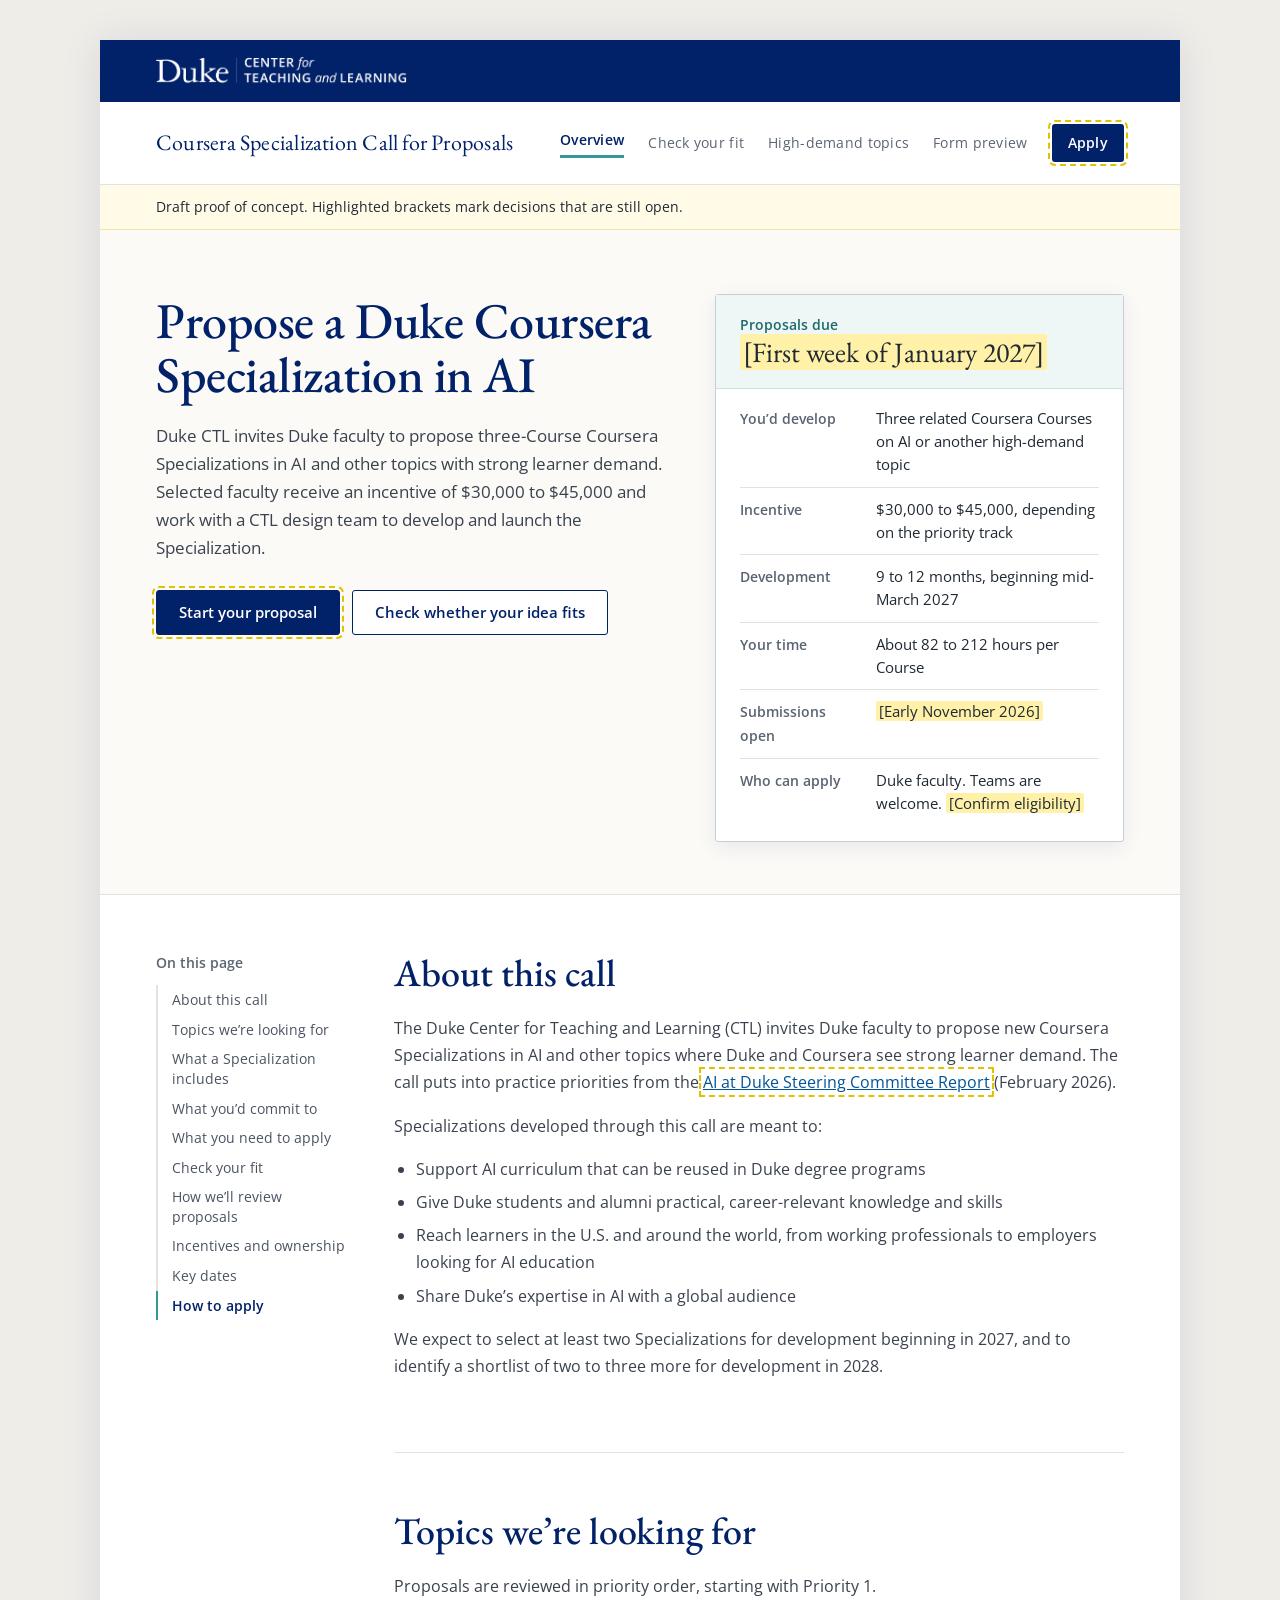
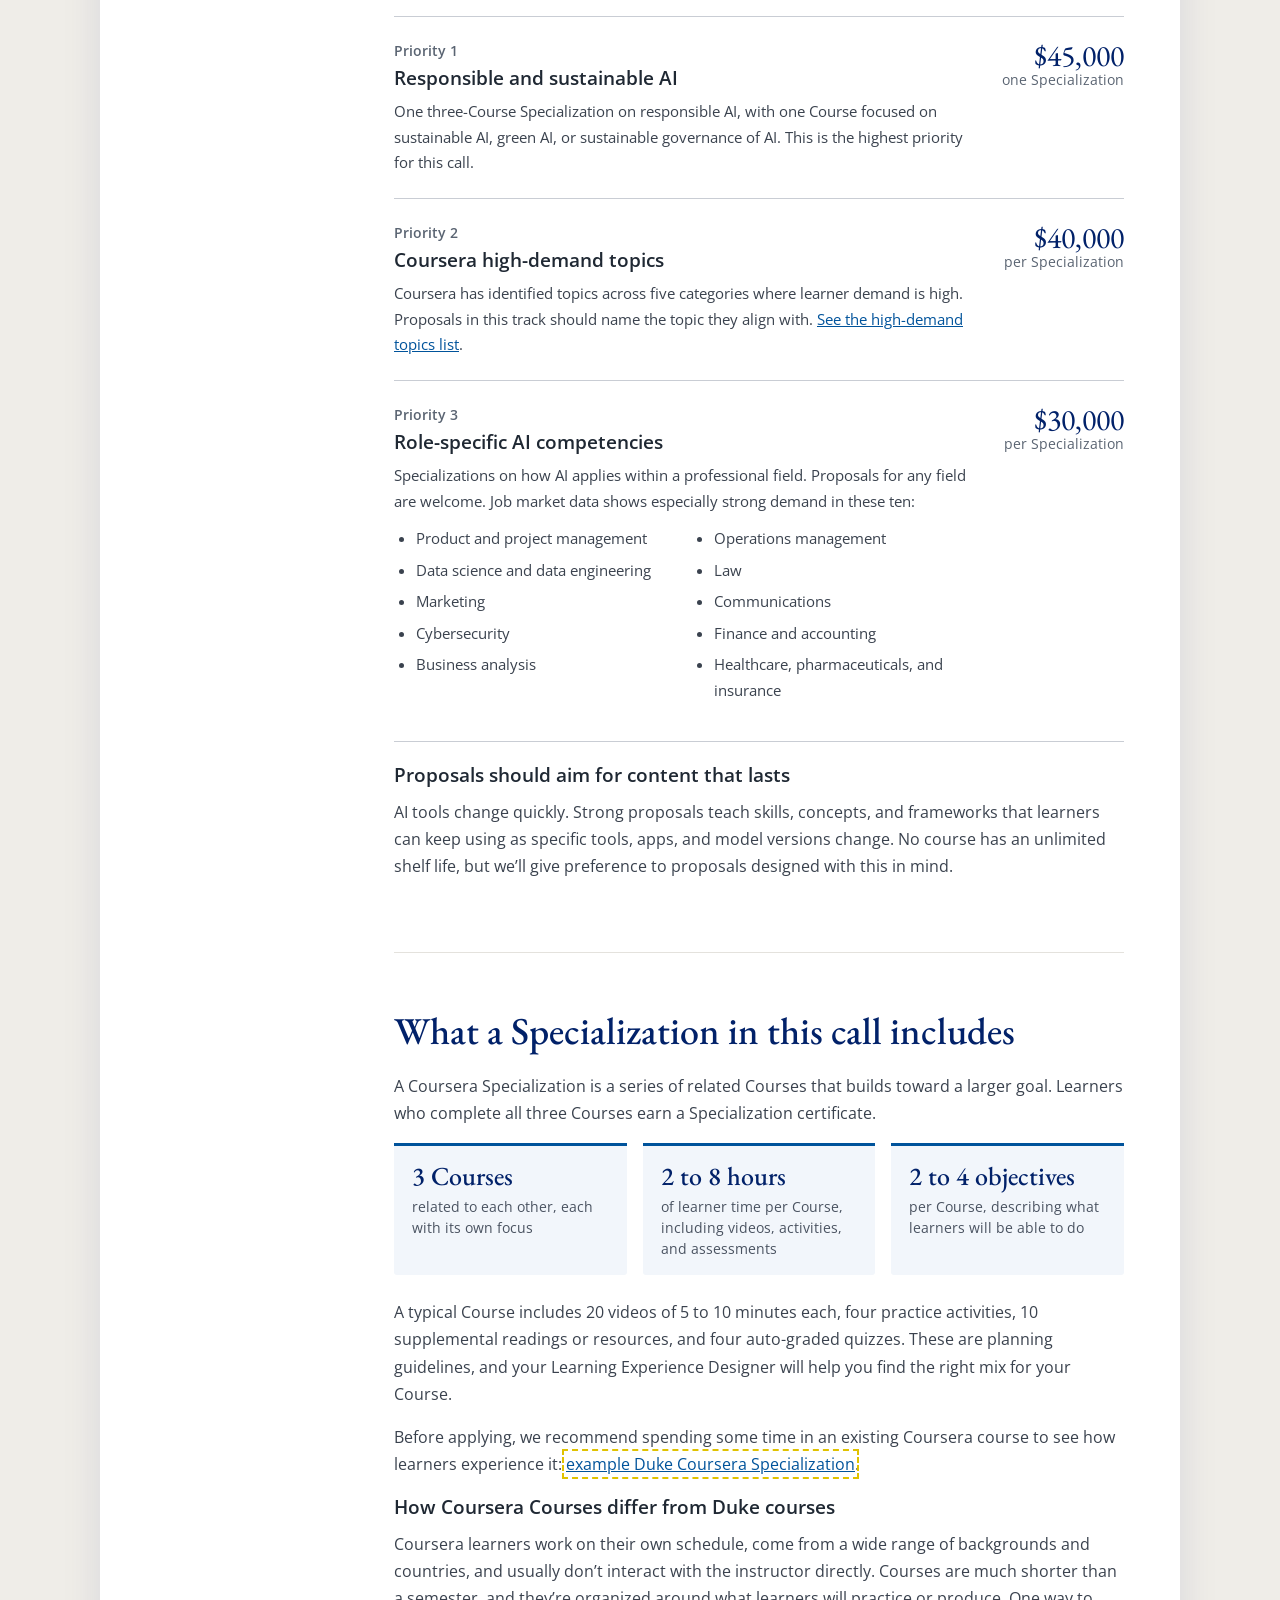
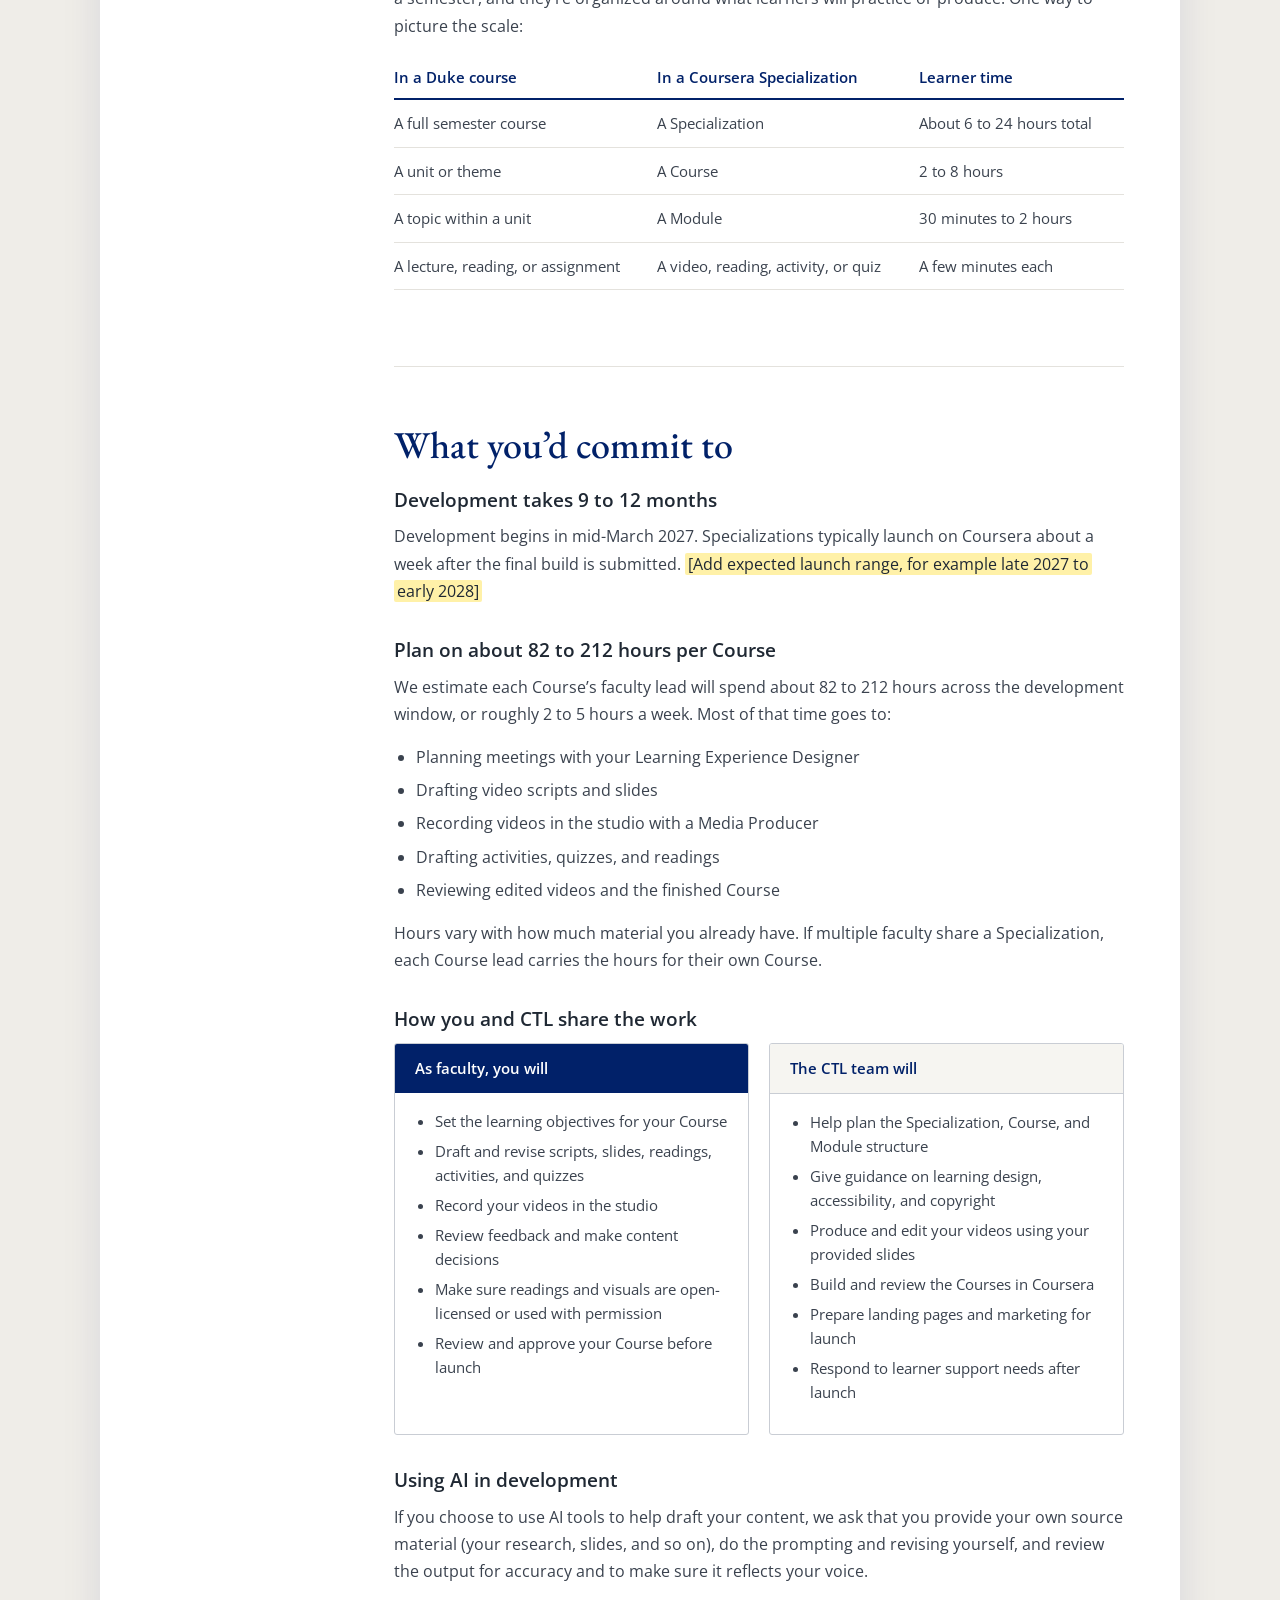
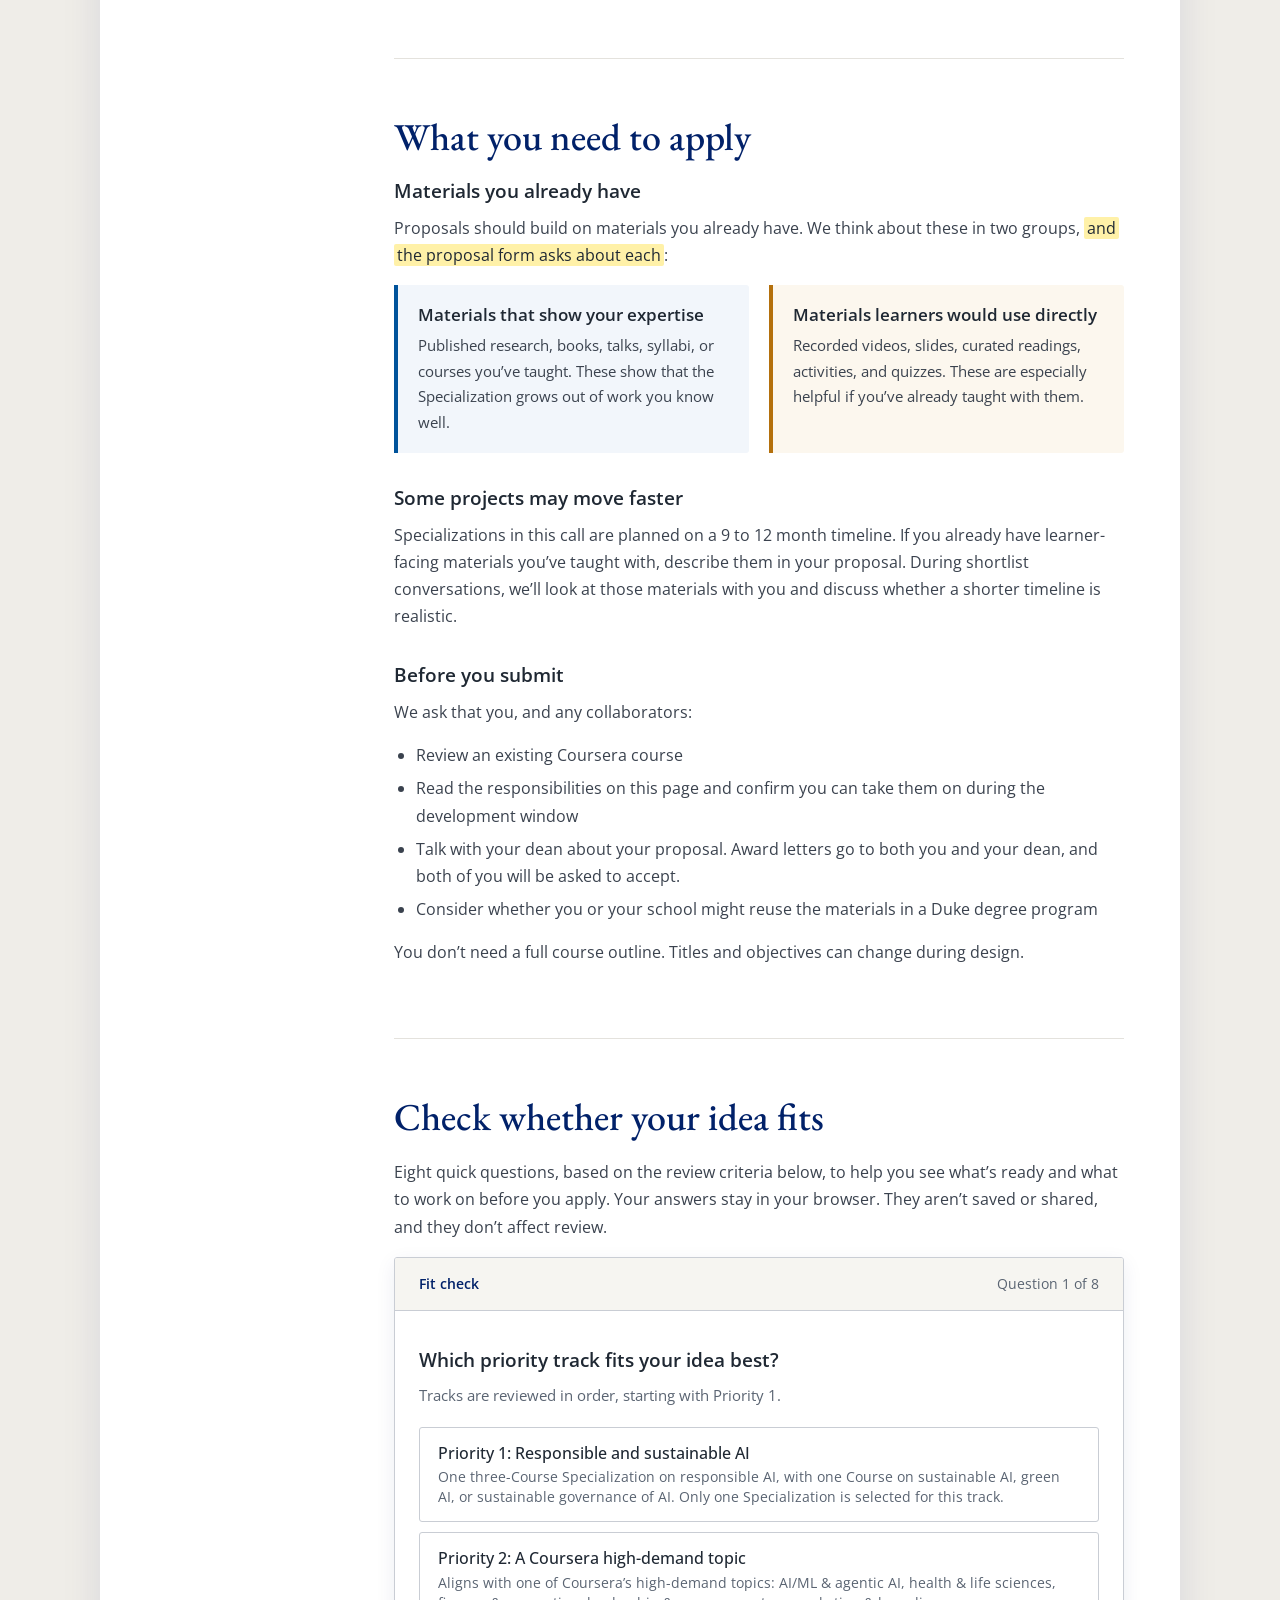
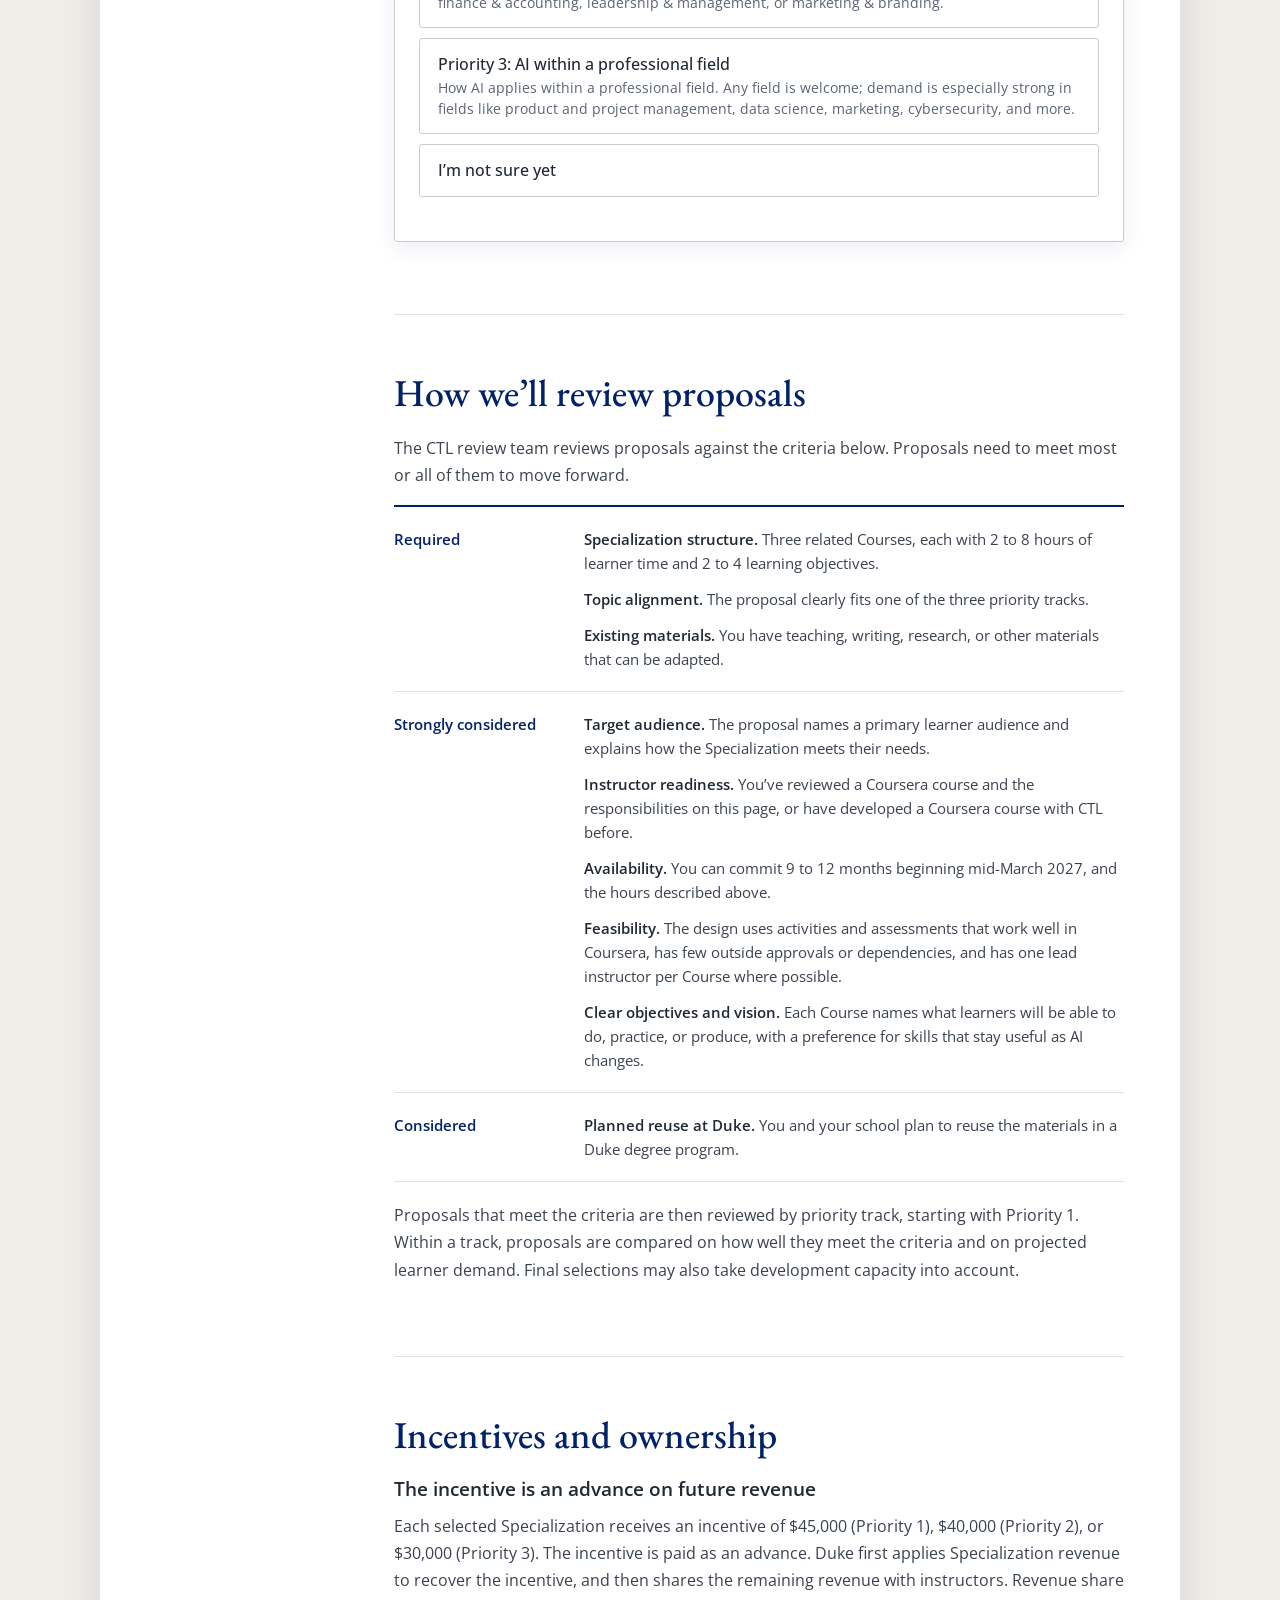
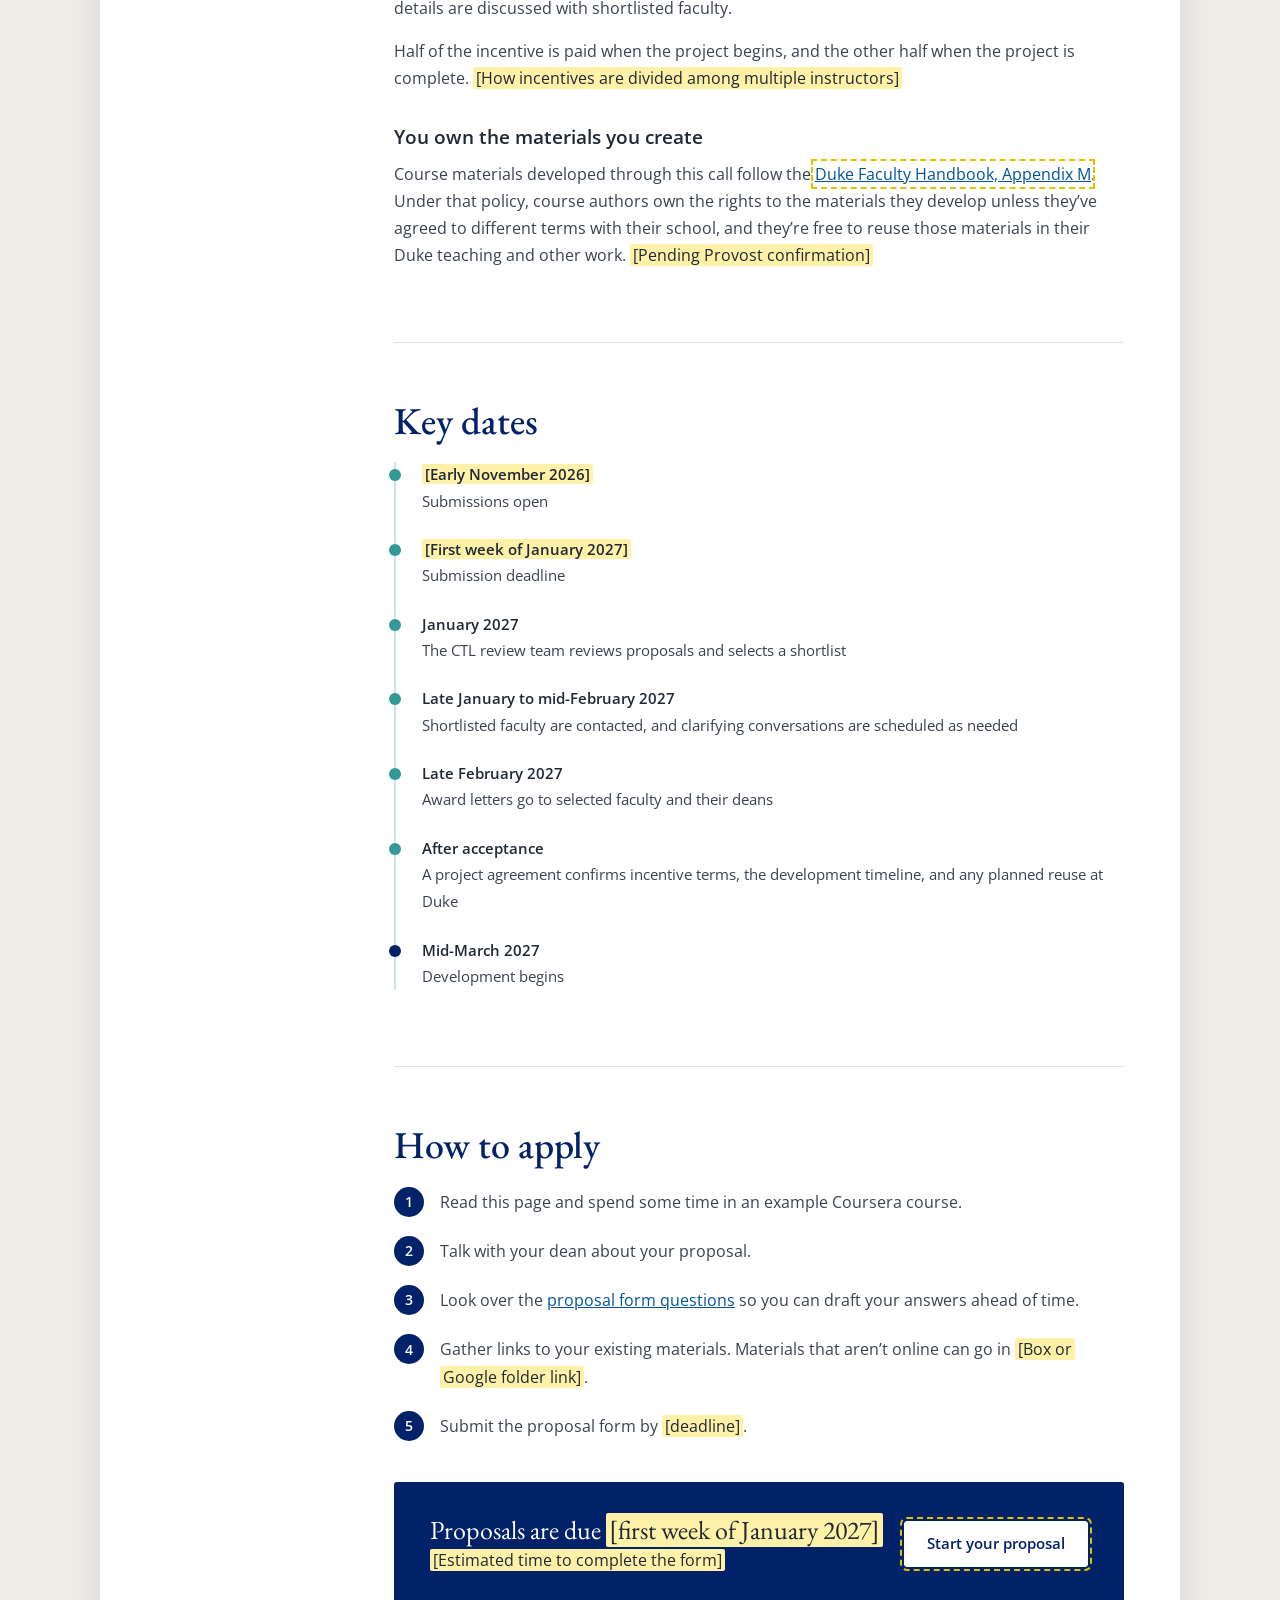
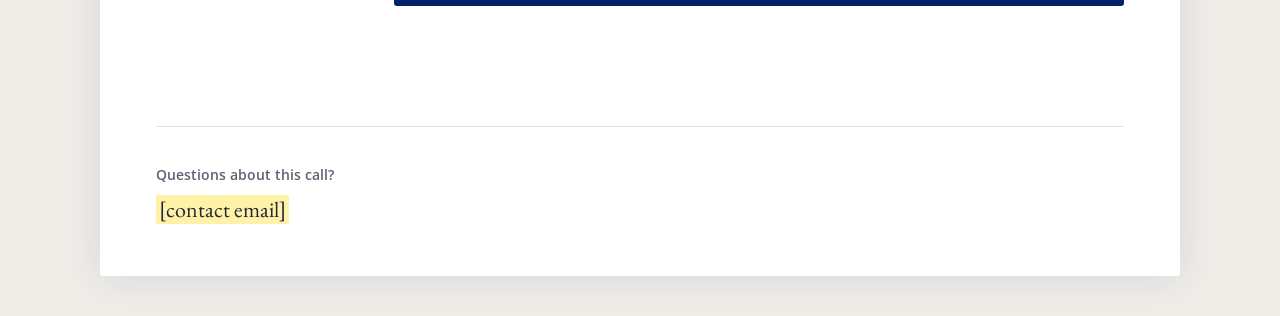
<file: index.html>
<!DOCTYPE html>
<html lang="en">
<head>
<meta charset="utf-8">
<meta name="viewport" content="width=device-width, initial-scale=1">
<title>Duke Coursera Specialization Call for Proposals</title>
<meta name="description" content="Duke CTL call for proposals for three-Course Coursera Specializations in AI.">
<link rel="preconnect" href="https://fonts.googleapis.com">
<link rel="preconnect" href="https://fonts.gstatic.com" crossorigin>
<link href="https://fonts.googleapis.com/css2?family=EB+Garamond:ital,wght@0,400;0,500;0,600;1,400&family=Open+Sans:wght@400;500;600;700&display=swap" rel="stylesheet">
<link rel="stylesheet" href="site.css">
</head>
<body>
<a class="skip" href="#main">Skip to main content</a>
<div class="page">
<div class="shell">
<div class="brand"><img src="assets/ctl-logo-white.png" alt="Duke Learning Innovation and Lifetime Education, Center for Teaching and Learning"></div>
<header class="header">
<a class="site-title" href="index.html">Coursera Specialization Call for Proposals</a>
<nav class="nav" aria-label="Site"><a href="index.html" aria-current="page">Overview</a><a href="index.html#fit-check">Check your fit</a><a href="high-demand-topics.html">High-demand topics</a><a href="form-preview.html">Form preview</a><a class="nav-apply" href="#" data-tbd="form link">Apply</a></nav>
</header>
<div class="draft-note" role="note">Draft proof of concept. Highlighted brackets mark decisions that are still open.</div>
<main id="main">

<section class="hero" aria-labelledby="page-title">
<div class="hero-grid">
<div>
<h1 id="page-title">Propose a Duke Coursera Specialization in AI</h1>
<p class="lede">Duke CTL invites Duke faculty to propose three-Course Coursera Specializations in AI and other topics with strong learner demand. Selected faculty receive an incentive of $30,000 to $45,000 and work with a CTL design team to develop and launch the Specialization.</p>
<div class="hero-actions">
<a class="btn btn-primary" href="#" data-tbd="form link">Start your proposal</a>
<a class="btn btn-secondary" href="#fit-check">Check whether your idea fits</a>
</div>
</div>
<aside class="glance" aria-label="This call at a glance">
<div class="glance-deadline"><div class="label">Proposals due</div><div class="date"><span class="tbd">[First week of January 2027]</span></div></div>
<dl>
<div><dt>You’d develop</dt><dd>Three related Coursera Courses on AI or another high-demand topic</dd></div>
<div><dt>Incentive</dt><dd>$30,000 to $45,000, depending on the priority track</dd></div>
<div><dt>Development</dt><dd>9 to 12 months, beginning mid-March 2027</dd></div>
<div><dt>Your time</dt><dd>About 82 to 212 hours per Course</dd></div>
<div><dt>Submissions open</dt><dd><span class="tbd">[Early November 2026]</span></dd></div>
<div><dt>Who can apply</dt><dd>Duke faculty. Teams are welcome. <span class="tbd">[Confirm eligibility]</span></dd></div>
</dl>
</aside>
</div>
</section>

<div class="layout">
<nav class="toc" aria-label="On this page">
<p>On this page</p>
<ul>
<li><a href="#about">About this call</a></li>
<li><a href="#topics">Topics we’re looking for</a></li>
<li><a href="#specialization">What a Specialization includes</a></li>
<li><a href="#commitment">What you’d commit to</a></li>
<li><a href="#apply-needs">What you need to apply</a></li>
<li><a href="#fit-check">Check your fit</a></li>
<li><a href="#review">How we’ll review proposals</a></li>
<li><a href="#incentives">Incentives and ownership</a></li>
<li><a href="#dates">Key dates</a></li>
<li><a href="#how-to-apply">How to apply</a></li>
</ul>
</nav>

<div class="content">

<section class="section" id="about" aria-labelledby="about-h">
<h2 id="about-h">About this call</h2>
<p>The Duke Center for Teaching and Learning (CTL) invites Duke faculty to propose new Coursera Specializations in AI and other topics where Duke and Coursera see strong learner demand. The call puts into practice priorities from the <a href="#" data-tbd="report link">AI at Duke Steering Committee Report</a> (February 2026).</p>
<p>Specializations developed through this call are meant to:</p>
<ul>
<li>Support AI curriculum that can be reused in Duke degree programs</li>
<li>Give Duke students and alumni practical, career-relevant knowledge and skills</li>
<li>Reach learners in the U.S. and around the world, from working professionals to employers looking for AI education</li>
<li>Share Duke’s expertise in AI with a global audience</li>
</ul>
<p>We expect to select at least two Specializations for development beginning in 2027, and to identify a shortlist of two to three more for development in 2028.</p>
</section>

<section class="section" id="topics" aria-labelledby="topics-h">
<h2 id="topics-h">Topics we’re looking for</h2>
<p>Proposals are reviewed in priority order, starting with Priority 1.</p>
<div class="tracks">
<div class="track">
<div><div class="track-name">Priority 1</div><h3>Responsible and sustainable AI</h3>
<p>One three-Course Specialization on responsible AI, with one Course focused on sustainable AI, green AI, or sustainable governance of AI. This is the highest priority for this call.</p></div>
<div class="amount">$45,000<span>one Specialization</span></div>
</div>
<div class="track">
<div><div class="track-name">Priority 2</div><h3>Coursera high-demand topics</h3>
<p>Coursera has identified topics across five categories where learner demand is high. Proposals in this track should name the topic they align with. <a href="high-demand-topics.html">See the high-demand topics list</a>.</p></div>
<div class="amount">$40,000<span>per Specialization</span></div>
</div>
<div class="track">
<div><div class="track-name">Priority 3</div><h3>Role-specific AI competencies</h3>
<p>Specializations on how AI applies within a professional field. Proposals for any field are welcome. Job market data shows especially strong demand in these ten:</p>
<ul class="fields">
<li>Product and project management</li><li>Data science and data engineering</li><li>Marketing</li><li>Cybersecurity</li><li>Business analysis</li>
<li>Operations management</li><li>Law</li><li>Communications</li><li>Finance and accounting</li><li>Healthcare, pharmaceuticals, and insurance</li>
</ul></div>
<div class="amount">$30,000<span>per Specialization</span></div>
</div>
</div>
<h3>Proposals should aim for content that lasts</h3>
<p>AI tools change quickly. Strong proposals teach skills, concepts, and frameworks that learners can keep using as specific tools, apps, and model versions change. No course has an unlimited shelf life, but we’ll give preference to proposals designed with this in mind.</p>
</section>

<section class="section" id="specialization" aria-labelledby="spec-h">
<h2 id="spec-h">What a Specialization in this call includes</h2>
<p>A Coursera Specialization is a series of related Courses that builds toward a larger goal. Learners who complete all three Courses earn a Specialization certificate.</p>
<div class="facts">
<div class="fact"><strong>3 Courses</strong><span>related to each other, each with its own focus</span></div>
<div class="fact"><strong>2 to 8 hours</strong><span>of learner time per Course, including videos, activities, and assessments</span></div>
<div class="fact"><strong>2 to 4 objectives</strong><span>per Course, describing what learners will be able to do</span></div>
</div>
<p>A typical Course includes 20 videos of 5 to 10 minutes each, four practice activities, 10 supplemental readings or resources, and four auto-graded quizzes. These are planning guidelines, and your Learning Experience Designer will help you find the right mix for your Course.</p>
<p>Before applying, we recommend spending some time in an existing Coursera course to see how learners experience it: <a href="#" data-tbd="example Duke Coursera Specialization link">example Duke Coursera Specialization</a>.</p>
<h3>How Coursera Courses differ from Duke courses</h3>
<p>Coursera learners work on their own schedule, come from a wide range of backgrounds and countries, and usually don’t interact with the instructor directly. Courses are much shorter than a semester, and they’re organized around what learners will practice or produce. One way to picture the scale:</p>
<div class="table-wrap"><table>
<thead><tr><th scope="col">In a Duke course</th><th scope="col">In a Coursera Specialization</th><th scope="col">Learner time</th></tr></thead>
<tbody>
<tr><td>A full semester course</td><td>A Specialization</td><td>About 6 to 24 hours total</td></tr>
<tr><td>A unit or theme</td><td>A Course</td><td>2 to 8 hours</td></tr>
<tr><td>A topic within a unit</td><td>A Module</td><td>30 minutes to 2 hours</td></tr>
<tr><td>A lecture, reading, or assignment</td><td>A video, reading, activity, or quiz</td><td>A few minutes each</td></tr>
</tbody></table></div>
</section>

<section class="section" id="commitment" aria-labelledby="commit-h">
<h2 id="commit-h">What you’d commit to</h2>
<h3>Development takes 9 to 12 months</h3>
<p>Development begins in mid-March 2027. Specializations typically launch on Coursera about a week after the final build is submitted. <span class="tbd">[Add expected launch range, for example late 2027 to early 2028]</span></p>
<h3>Plan on about 82 to 212 hours per Course</h3>
<p>We estimate each Course’s faculty lead will spend about 82 to 212 hours across the development window, or roughly 2 to 5 hours a week. Most of that time goes to:</p>
<ul>
<li>Planning meetings with your Learning Experience Designer</li>
<li>Drafting video scripts and slides</li>
<li>Recording videos in the studio with a Media Producer</li>
<li>Drafting activities, quizzes, and readings</li>
<li>Reviewing edited videos and the finished Course</li>
</ul>
<p>Hours vary with how much material you already have. If multiple faculty share a Specialization, each Course lead carries the hours for their own Course.</p>
<h3>How you and CTL share the work</h3>
<div class="roles">
<div class="role role-faculty"><div class="role-head">As faculty, you will</div><ul>
<li>Set the learning objectives for your Course</li>
<li>Draft and revise scripts, slides, readings, activities, and quizzes</li>
<li>Record your videos in the studio</li>
<li>Review feedback and make content decisions</li>
<li>Make sure readings and visuals are open-licensed or used with permission</li>
<li>Review and approve your Course before launch</li></ul></div>
<div class="role role-ctl"><div class="role-head">The CTL team will</div><ul>
<li>Help plan the Specialization, Course, and Module structure</li>
<li>Give guidance on learning design, accessibility, and copyright</li>
<li>Produce and edit your videos using your provided slides</li>
<li>Build and review the Courses in Coursera</li>
<li>Prepare landing pages and marketing for launch</li>
<li>Respond to learner support needs after launch</li></ul></div>
</div>
<h3>Using AI in development</h3>
<p>If you choose to use AI tools to help draft your content, we ask that you provide your own source material (your research, slides, and so on), do the prompting and revising yourself, and review the output for accuracy and to make sure it reflects your voice.</p>
</section>

<section class="section" id="apply-needs" aria-labelledby="needs-h">
<h2 id="needs-h">What you need to apply</h2>
<h3>Materials you already have</h3>
<p>Proposals should build on materials you already have. We think about these in two groups, <span class="tbd">and the proposal form asks about each</span>:</p>
<div class="materials">
<div class="material expertise"><h3>Materials that show your expertise</h3><p>Published research, books, talks, syllabi, or courses you’ve taught. These show that the Specialization grows out of work you know well.</p></div>
<div class="material"><h3>Materials learners would use directly</h3><p>Recorded videos, slides, curated readings, activities, and quizzes. These are especially helpful if you’ve already taught with them.</p></div>
</div>
<h3>Some projects may move faster</h3>
<p>Specializations in this call are planned on a 9 to 12 month timeline. If you already have learner-facing materials you’ve taught with, describe them in your proposal. During shortlist conversations, we’ll look at those materials with you and discuss whether a shorter timeline is realistic.</p>
<h3>Before you submit</h3>
<p>We ask that you, and any collaborators:</p>
<ul>
<li>Review an existing Coursera course</li>
<li>Read the responsibilities on this page and confirm you can take them on during the development window</li>
<li>Talk with your dean about your proposal. Award letters go to both you and your dean, and both of you will be asked to accept.</li>
<li>Consider whether you or your school might reuse the materials in a Duke degree program</li>
</ul>
<p>You don’t need a full course outline. Titles and objectives can change during design.</p>
</section>

<section class="section" id="fit-check" aria-labelledby="fit-h">
<h2 id="fit-h">Check whether your idea fits</h2>
<p>Eight quick questions, based on the review criteria below, to help you see what’s ready and what to work on before you apply. Your answers stay in your browser. They aren’t saved or shared, and they don’t affect review.</p>
<div class="fit" id="fit-app">
<div class="fit-head"><strong>Fit check</strong><span class="fit-progress" id="fit-progress" aria-live="polite"></span></div>
<div class="fit-body" id="fit-body">
<noscript><p>The fit check needs JavaScript. The review criteria below cover the same questions.</p></noscript>
</div>
</div>
</section>

<section class="section" id="review" aria-labelledby="review-h">
<h2 id="review-h">How we’ll review proposals</h2>
<p>The CTL review team reviews proposals against the criteria below. Proposals need to meet most or all of them to move forward.</p>
<div class="criteria-group">
<div class="weight">Required</div>
<ul>
<li><strong>Specialization structure.</strong> Three related Courses, each with 2 to 8 hours of learner time and 2 to 4 learning objectives.</li>
<li><strong>Topic alignment.</strong> The proposal clearly fits one of the three priority tracks.</li>
<li><strong>Existing materials.</strong> You have teaching, writing, research, or other materials that can be adapted.</li>
</ul></div>
<div class="criteria-group">
<div class="weight">Strongly considered</div>
<ul>
<li><strong>Target audience.</strong> The proposal names a primary learner audience and explains how the Specialization meets their needs.</li>
<li><strong>Instructor readiness.</strong> You’ve reviewed a Coursera course and the responsibilities on this page, or have developed a Coursera course with CTL before.</li>
<li><strong>Availability.</strong> You can commit 9 to 12 months beginning mid-March 2027, and the hours described above.</li>
<li><strong>Feasibility.</strong> The design uses activities and assessments that work well in Coursera, has few outside approvals or dependencies, and has one lead instructor per Course where possible.</li>
<li><strong>Clear objectives and vision.</strong> Each Course names what learners will be able to do, practice, or produce, with a preference for skills that stay useful as AI changes.</li>
</ul></div>
<div class="criteria-group">
<div class="weight">Considered</div>
<ul>
<li><strong>Planned reuse at Duke.</strong> You and your school plan to reuse the materials in a Duke degree program.</li>
</ul></div>
<p style="margin-top:20px">Proposals that meet the criteria are then reviewed by priority track, starting with Priority 1. Within a track, proposals are compared on how well they meet the criteria and on projected learner demand. Final selections may also take development capacity into account.</p>
</section>

<section class="section" id="incentives" aria-labelledby="inc-h">
<h2 id="inc-h">Incentives and ownership</h2>
<h3>The incentive is an advance on future revenue</h3>
<p>Each selected Specialization receives an incentive of $45,000 (Priority 1), $40,000 (Priority 2), or $30,000 (Priority 3). The incentive is paid as an advance. Duke first applies Specialization revenue to recover the incentive, and then shares the remaining revenue with instructors. Revenue share details are discussed with shortlisted faculty.</p>
<p>Half of the incentive is paid when the project begins, and the other half when the project is complete. <span class="tbd">[How incentives are divided among multiple instructors]</span></p>
<h3>You own the materials you create</h3>
<p>Course materials developed through this call follow the <a href="#" data-tbd="Appendix M link">Duke Faculty Handbook, Appendix M</a>. Under that policy, course authors own the rights to the materials they develop unless they’ve agreed to different terms with their school, and they’re free to reuse those materials in their Duke teaching and other work. <span class="tbd">[Pending Provost confirmation]</span></p>
</section>

<section class="section" id="dates" aria-labelledby="dates-h">
<h2 id="dates-h">Key dates</h2>
<ol class="timeline">
<li><span class="when"><span class="tbd">[Early November 2026]</span></span><span class="what">Submissions open</span></li>
<li><span class="when"><span class="tbd">[First week of January 2027]</span></span><span class="what">Submission deadline</span></li>
<li><span class="when">January 2027</span><span class="what">The CTL review team reviews proposals and selects a shortlist</span></li>
<li><span class="when">Late January to mid-February 2027</span><span class="what">Shortlisted faculty are contacted, and clarifying conversations are scheduled as needed</span></li>
<li><span class="when">Late February 2027</span><span class="what">Award letters go to selected faculty and their deans</span></li>
<li><span class="when">After acceptance</span><span class="what">A project agreement confirms incentive terms, the development timeline, and any planned reuse at Duke</span></li>
<li><span class="when">Mid-March 2027</span><span class="what">Development begins</span></li>
</ol>
</section>

<section class="section" id="how-to-apply" aria-labelledby="apply-h">
<h2 id="apply-h">How to apply</h2>
<ol class="steps">
<li>Read this page and spend some time in an example Coursera course.</li>
<li>Talk with your dean about your proposal.</li>
<li>Look over the <a href="form-preview.html">proposal form questions</a> so you can draft your answers ahead of time.</li>
<li>Gather links to your existing materials. Materials that aren’t online can go in <span class="tbd">[Box or Google folder link]</span>.</li>
<li>Submit the proposal form by <span class="tbd">[deadline]</span>.</li>
</ol>
<div class="apply-cta">
<div><p class="big">Proposals are due <span class="tbd">[first week of January 2027]</span></p><p><span class="tbd">[Estimated time to complete the form]</span></p></div>
<a class="btn" href="#" data-tbd="form link">Start your proposal</a>
</div>
</section>

</div>
</div>

</main>
<footer class="footer">
<div><span class="flabel">Questions about this call?</span><span class="fvalue"><span class="tbd">[contact email]</span></span></div>
</footer>
</div>
</div>
<script src="site.js"></script>
</body>
</html>
</file>
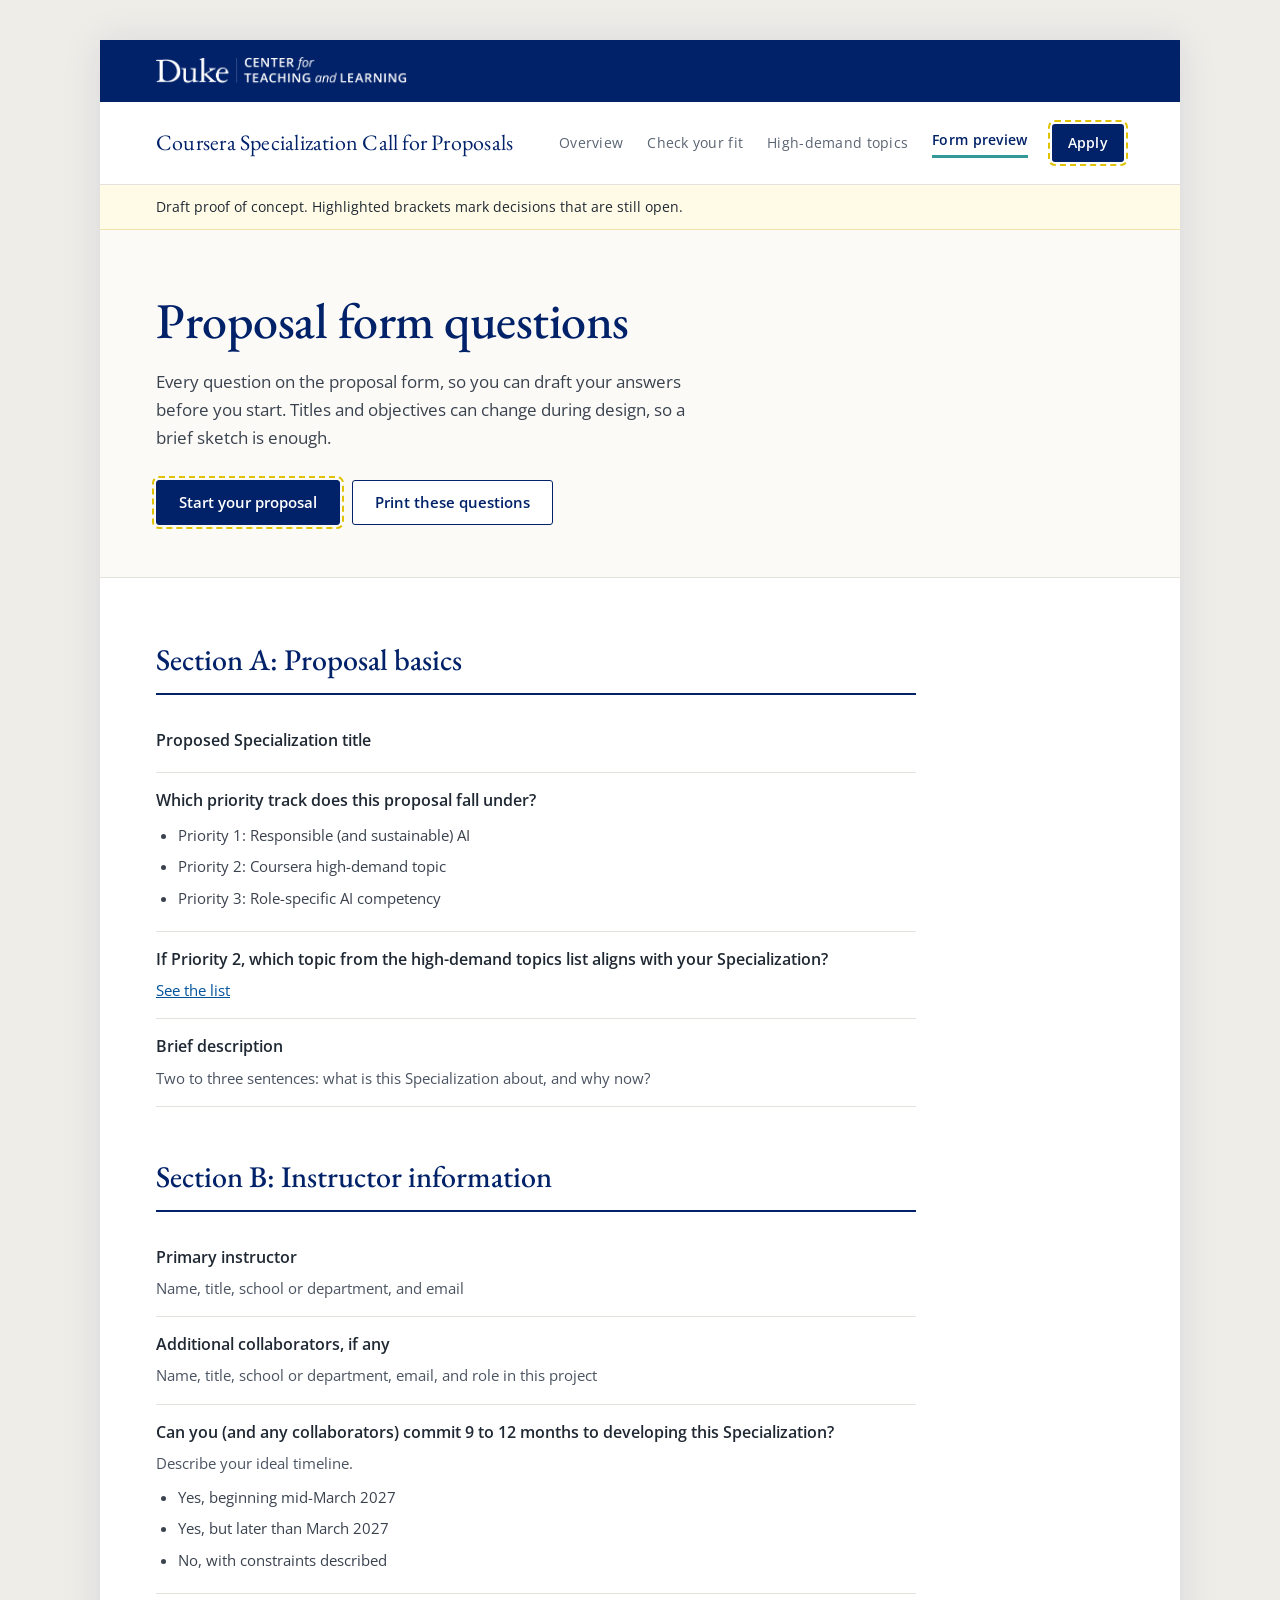
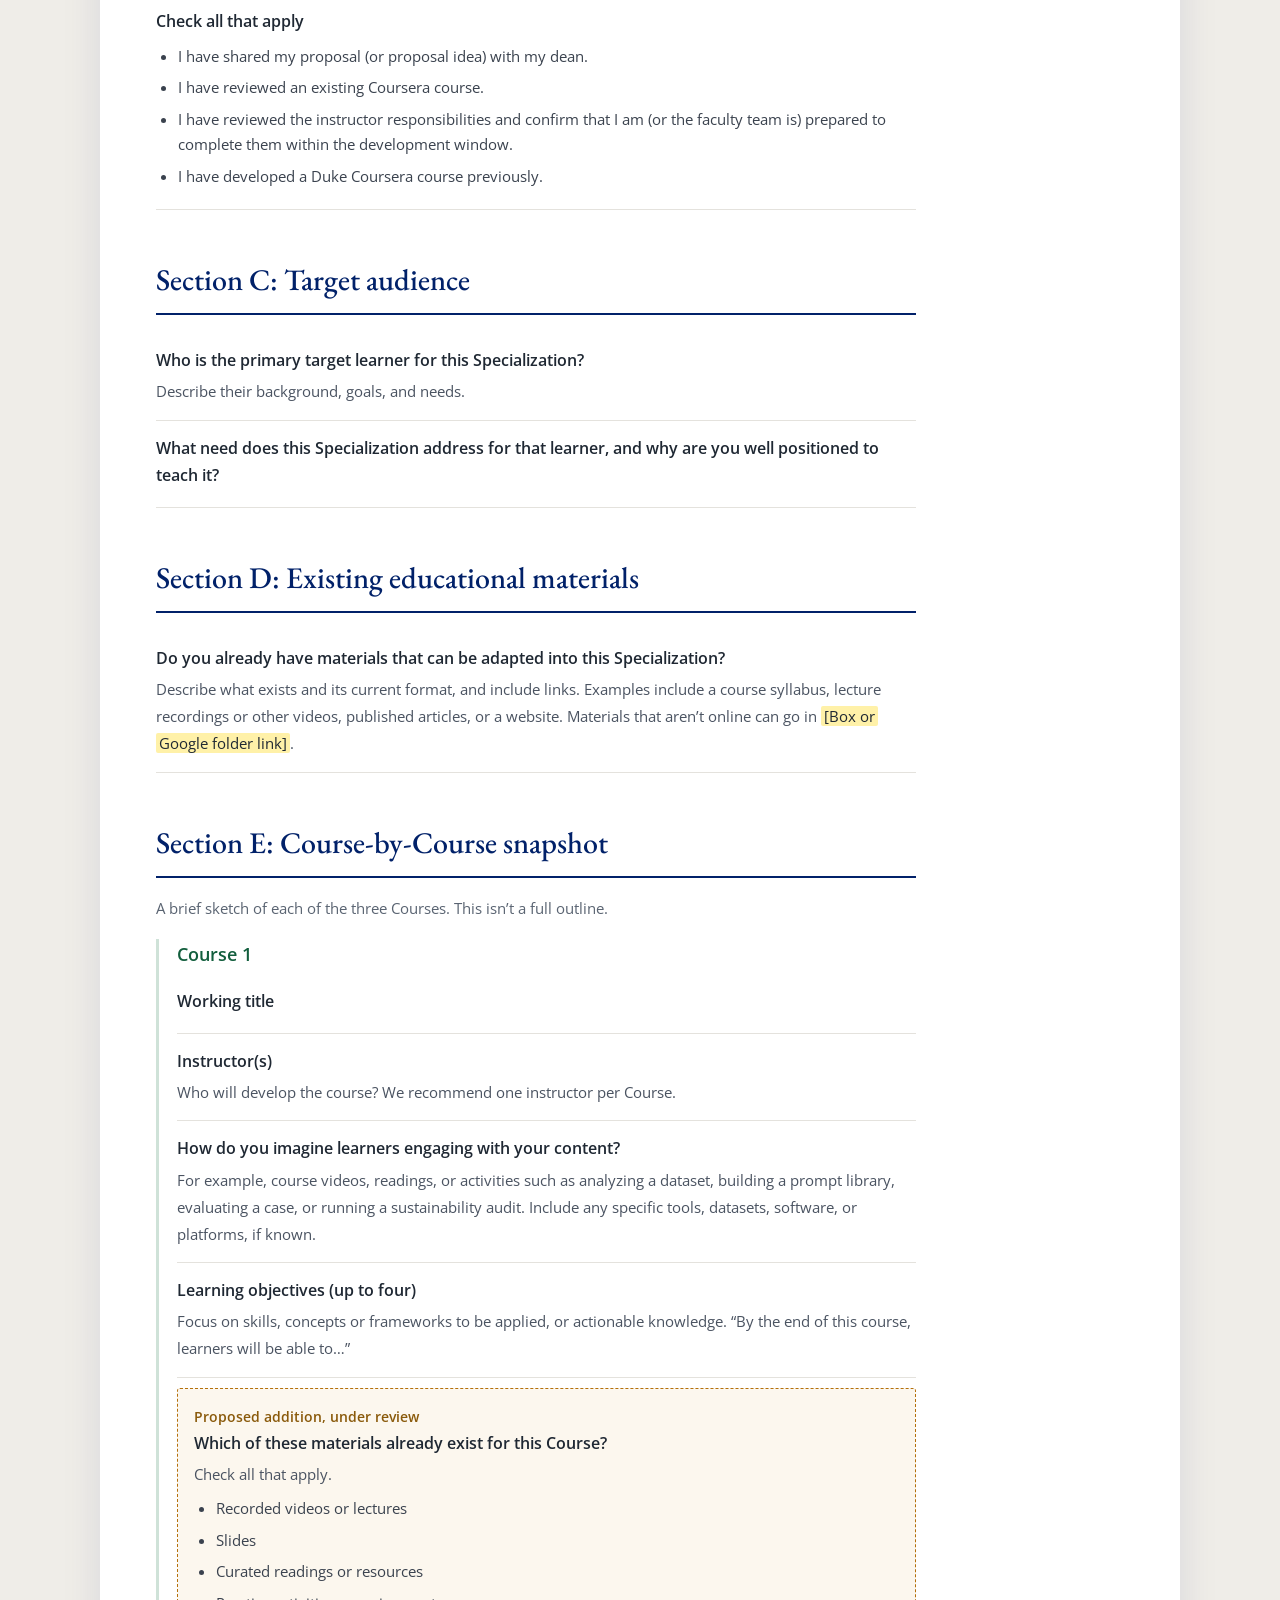
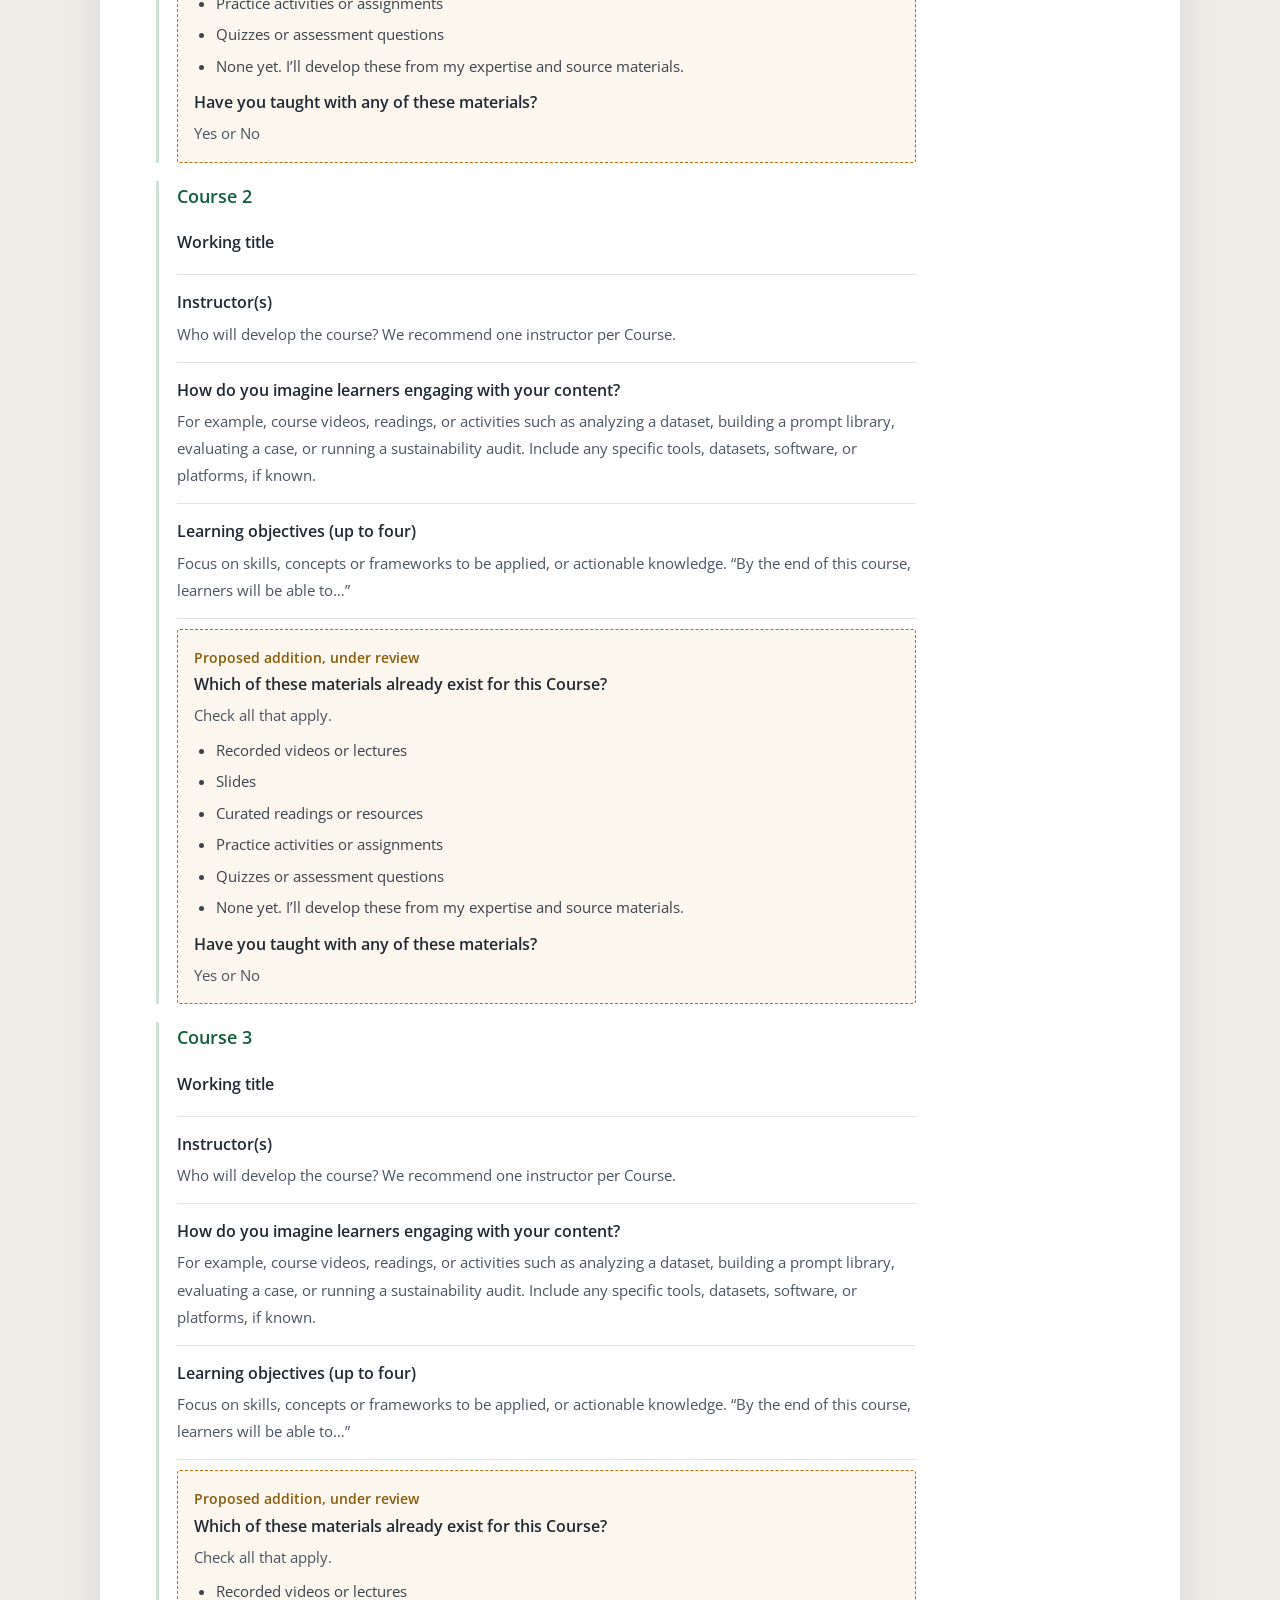
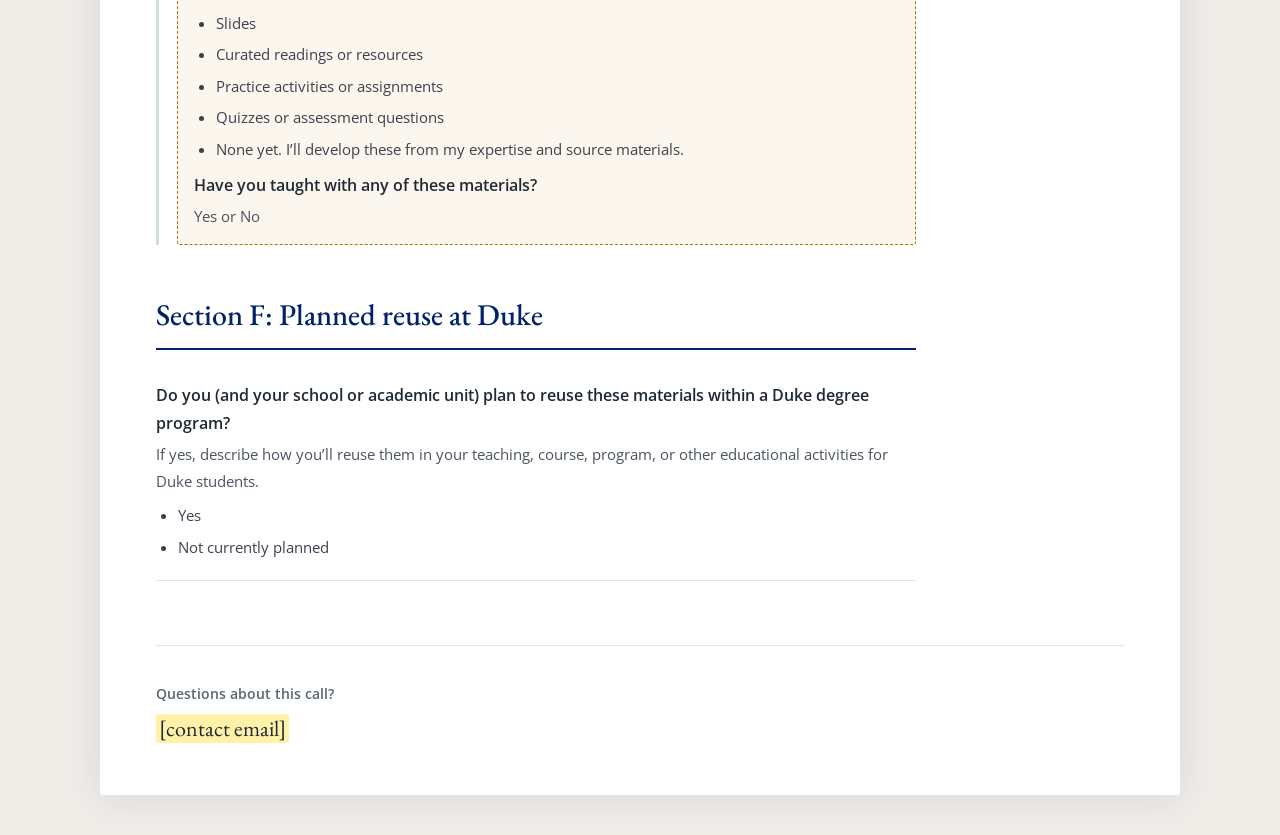
<file: form-preview.html>
<!DOCTYPE html>
<html lang="en">
<head>
<meta charset="utf-8">
<meta name="viewport" content="width=device-width, initial-scale=1">
<title>Proposal form questions | Duke Coursera Specialization CFP</title>
<meta name="description" content="Every question on the Duke Coursera Specialization proposal form.">
<link rel="preconnect" href="https://fonts.googleapis.com">
<link rel="preconnect" href="https://fonts.gstatic.com" crossorigin>
<link href="https://fonts.googleapis.com/css2?family=EB+Garamond:ital,wght@0,400;0,500;0,600;1,400&family=Open+Sans:wght@400;500;600;700&display=swap" rel="stylesheet">
<link rel="stylesheet" href="site.css">
</head>
<body>
<a class="skip" href="#main">Skip to main content</a>
<div class="page">
<div class="shell">
<div class="brand"><img src="assets/ctl-logo-white.png" alt="Duke Learning Innovation and Lifetime Education, Center for Teaching and Learning"></div>
<header class="header">
<a class="site-title" href="index.html">Coursera Specialization Call for Proposals</a>
<nav class="nav" aria-label="Site"><a href="index.html">Overview</a><a href="index.html#fit-check">Check your fit</a><a href="high-demand-topics.html">High-demand topics</a><a href="form-preview.html" aria-current="page">Form preview</a><a class="nav-apply" href="#" data-tbd="form link">Apply</a></nav>
</header>
<div class="draft-note" role="note">Draft proof of concept. Highlighted brackets mark decisions that are still open.</div>
<main id="main">

<section class="hero"><h1>Proposal form questions</h1>
<p class="lede">Every question on the proposal form, so you can draft your answers before you start. Titles and objectives can change during design, so a brief sketch is enough.</p>
<div class="hero-actions"><a class="btn btn-primary" href="#" data-tbd="form link">Start your proposal</a><button class="btn btn-secondary" type="button" onclick="window.print()">Print these questions</button></div></section>
<div class="subpage"><div class="content">

<section class="form-section"><h2>Section A: Proposal basics</h2>
<div class="q"><span class="qt">Proposed Specialization title</span></div>
<div class="q"><span class="qt">Which priority track does this proposal fall under?</span><ul><li>Priority 1: Responsible (and sustainable) AI</li><li>Priority 2: Coursera high-demand topic</li><li>Priority 3: Role-specific AI competency</li></ul></div>
<div class="q"><span class="qt">If Priority 2, which topic from the high-demand topics list aligns with your Specialization?</span><span class="qh"><a href="high-demand-topics.html">See the list</a></span></div>
<div class="q"><span class="qt">Brief description</span><span class="qh">Two to three sentences: what is this Specialization about, and why now?</span></div>
</section>

<section class="form-section"><h2>Section B: Instructor information</h2>
<div class="q"><span class="qt">Primary instructor</span><span class="qh">Name, title, school or department, and email</span></div>
<div class="q"><span class="qt">Additional collaborators, if any</span><span class="qh">Name, title, school or department, email, and role in this project</span></div>
<div class="q"><span class="qt">Can you (and any collaborators) commit 9 to 12 months to developing this Specialization?</span><span class="qh">Describe your ideal timeline.</span><ul><li>Yes, beginning mid-March 2027</li><li>Yes, but later than March 2027</li><li>No, with constraints described</li></ul></div>
<div class="q"><span class="qt">Check all that apply</span><ul><li>I have shared my proposal (or proposal idea) with my dean.</li><li>I have reviewed an existing Coursera course.</li><li>I have reviewed the instructor responsibilities and confirm that I am (or the faculty team is) prepared to complete them within the development window.</li><li>I have developed a Duke Coursera course previously.</li></ul></div>
</section>

<section class="form-section"><h2>Section C: Target audience</h2>
<div class="q"><span class="qt">Who is the primary target learner for this Specialization?</span><span class="qh">Describe their background, goals, and needs.</span></div>
<div class="q"><span class="qt">What need does this Specialization address for that learner, and why are you well positioned to teach it?</span></div>
</section>

<section class="form-section"><h2>Section D: Existing educational materials</h2>
<div class="q"><span class="qt">Do you already have materials that can be adapted into this Specialization?</span><span class="qh">Describe what exists and its current format, and include links. Examples include a course syllabus, lecture recordings or other videos, published articles, or a website. Materials that aren’t online can go in <span class="tbd">[Box or Google folder link]</span>.</span></div>
</section>

<section class="form-section"><h2>Section E: Course-by-Course snapshot</h2>
<p class="note">A brief sketch of each of the three Courses. This isn’t a full outline.</p>
<div class="course-block"><h3>Course 1</h3>
<div class="q"><span class="qt">Working title</span></div>
<div class="q"><span class="qt">Instructor(s)</span><span class="qh">Who will develop the course? We recommend one instructor per Course.</span></div>
<div class="q"><span class="qt">How do you imagine learners engaging with your content?</span><span class="qh">For example, course videos, readings, or activities such as analyzing a dataset, building a prompt library, evaluating a case, or running a sustainability audit. Include any specific tools, datasets, software, or platforms, if known.</span></div>
<div class="q"><span class="qt">Learning objectives (up to four)</span><span class="qh">Focus on skills, concepts or frameworks to be applied, or actionable knowledge. “By the end of this course, learners will be able to…”</span></div>
<div class="q proposed"><span class="proposed-label">Proposed addition, under review</span>
<span class="qt">Which of these materials already exist for this Course?</span><span class="qh">Check all that apply.</span>
<ul><li>Recorded videos or lectures</li><li>Slides</li><li>Curated readings or resources</li><li>Practice activities or assignments</li><li>Quizzes or assessment questions</li><li>None yet. I’ll develop these from my expertise and source materials.</li></ul>
<span class="qt" style="margin-top:10px">Have you taught with any of these materials?</span><span class="qh">Yes or No</span></div>
</div><div class="course-block"><h3>Course 2</h3>
<div class="q"><span class="qt">Working title</span></div>
<div class="q"><span class="qt">Instructor(s)</span><span class="qh">Who will develop the course? We recommend one instructor per Course.</span></div>
<div class="q"><span class="qt">How do you imagine learners engaging with your content?</span><span class="qh">For example, course videos, readings, or activities such as analyzing a dataset, building a prompt library, evaluating a case, or running a sustainability audit. Include any specific tools, datasets, software, or platforms, if known.</span></div>
<div class="q"><span class="qt">Learning objectives (up to four)</span><span class="qh">Focus on skills, concepts or frameworks to be applied, or actionable knowledge. “By the end of this course, learners will be able to…”</span></div>
<div class="q proposed"><span class="proposed-label">Proposed addition, under review</span>
<span class="qt">Which of these materials already exist for this Course?</span><span class="qh">Check all that apply.</span>
<ul><li>Recorded videos or lectures</li><li>Slides</li><li>Curated readings or resources</li><li>Practice activities or assignments</li><li>Quizzes or assessment questions</li><li>None yet. I’ll develop these from my expertise and source materials.</li></ul>
<span class="qt" style="margin-top:10px">Have you taught with any of these materials?</span><span class="qh">Yes or No</span></div>
</div><div class="course-block"><h3>Course 3</h3>
<div class="q"><span class="qt">Working title</span></div>
<div class="q"><span class="qt">Instructor(s)</span><span class="qh">Who will develop the course? We recommend one instructor per Course.</span></div>
<div class="q"><span class="qt">How do you imagine learners engaging with your content?</span><span class="qh">For example, course videos, readings, or activities such as analyzing a dataset, building a prompt library, evaluating a case, or running a sustainability audit. Include any specific tools, datasets, software, or platforms, if known.</span></div>
<div class="q"><span class="qt">Learning objectives (up to four)</span><span class="qh">Focus on skills, concepts or frameworks to be applied, or actionable knowledge. “By the end of this course, learners will be able to…”</span></div>
<div class="q proposed"><span class="proposed-label">Proposed addition, under review</span>
<span class="qt">Which of these materials already exist for this Course?</span><span class="qh">Check all that apply.</span>
<ul><li>Recorded videos or lectures</li><li>Slides</li><li>Curated readings or resources</li><li>Practice activities or assignments</li><li>Quizzes or assessment questions</li><li>None yet. I’ll develop these from my expertise and source materials.</li></ul>
<span class="qt" style="margin-top:10px">Have you taught with any of these materials?</span><span class="qh">Yes or No</span></div>
</div>
</section>

<section class="form-section"><h2>Section F: Planned reuse at Duke</h2>
<div class="q"><span class="qt">Do you (and your school or academic unit) plan to reuse these materials within a Duke degree program?</span><span class="qh">If yes, describe how you’ll reuse them in your teaching, course, program, or other educational activities for Duke students.</span><ul><li>Yes</li><li>Not currently planned</li></ul></div>
</section>

</div></div>

</main>
<footer class="footer">
<div><span class="flabel">Questions about this call?</span><span class="fvalue"><span class="tbd">[contact email]</span></span></div>
</footer>
</div>
</div>
<script src="site.js"></script>
</body>
</html>
</file>
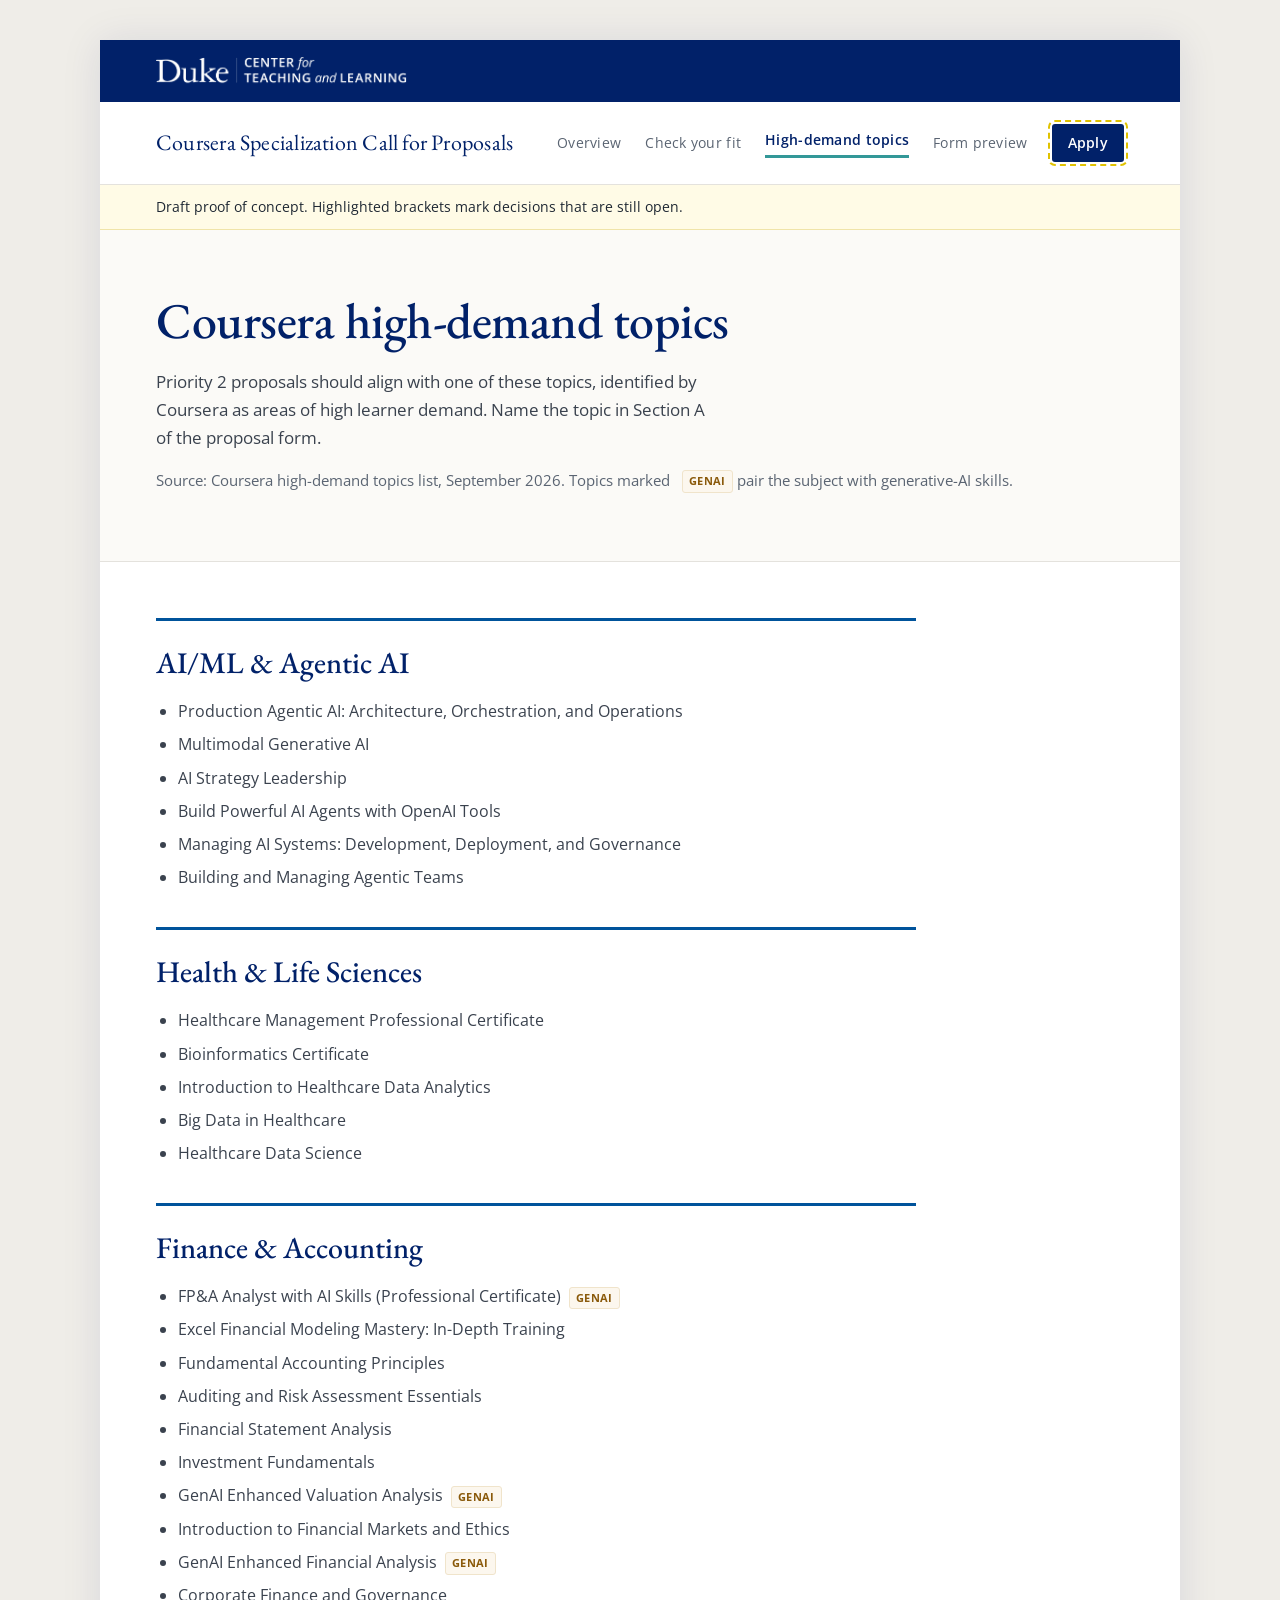
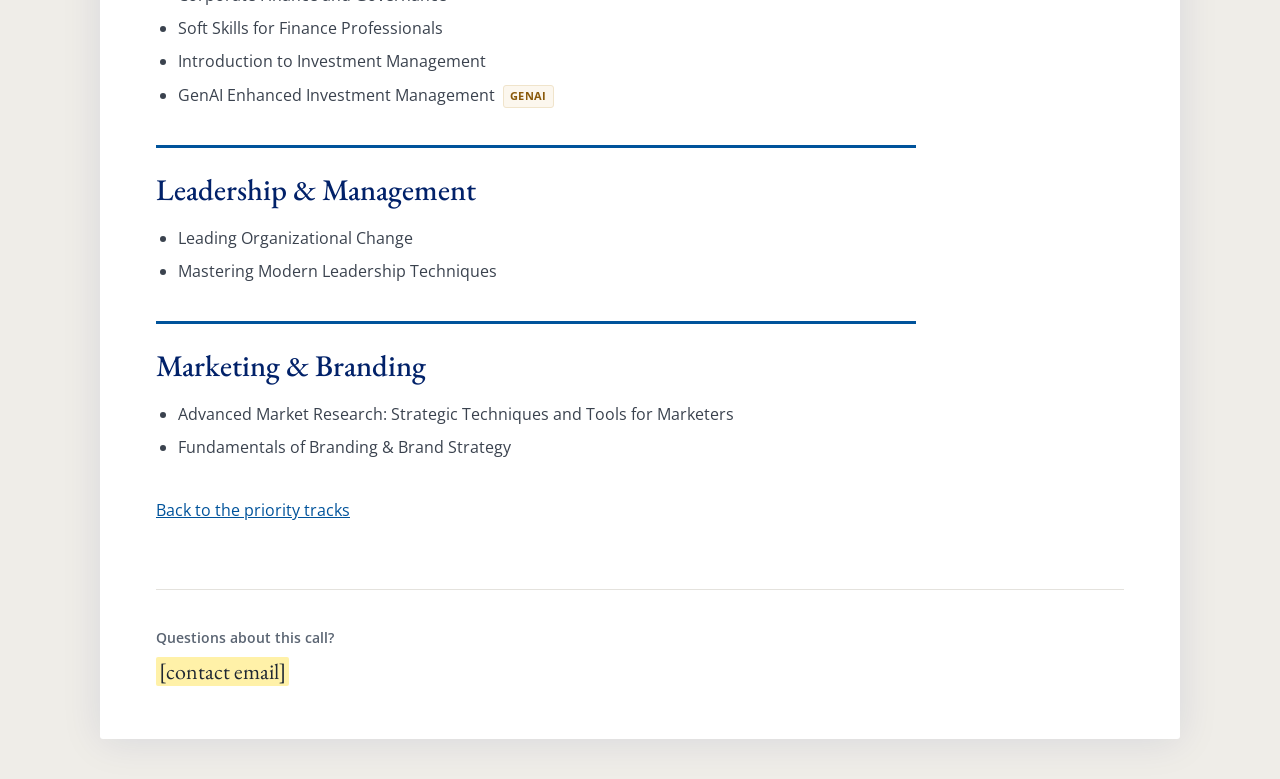
<file: high-demand-topics.html>
<!DOCTYPE html>
<html lang="en">
<head>
<meta charset="utf-8">
<meta name="viewport" content="width=device-width, initial-scale=1">
<title>High-demand topics | Duke Coursera Specialization CFP</title>
<meta name="description" content="Coursera high-demand topics for Priority 2 proposals.">
<link rel="preconnect" href="https://fonts.googleapis.com">
<link rel="preconnect" href="https://fonts.gstatic.com" crossorigin>
<link href="https://fonts.googleapis.com/css2?family=EB+Garamond:ital,wght@0,400;0,500;0,600;1,400&family=Open+Sans:wght@400;500;600;700&display=swap" rel="stylesheet">
<link rel="stylesheet" href="site.css">
</head>
<body>
<a class="skip" href="#main">Skip to main content</a>
<div class="page">
<div class="shell">
<div class="brand"><img src="assets/ctl-logo-white.png" alt="Duke Learning Innovation and Lifetime Education, Center for Teaching and Learning"></div>
<header class="header">
<a class="site-title" href="index.html">Coursera Specialization Call for Proposals</a>
<nav class="nav" aria-label="Site"><a href="index.html">Overview</a><a href="index.html#fit-check">Check your fit</a><a href="high-demand-topics.html" aria-current="page">High-demand topics</a><a href="form-preview.html">Form preview</a><a class="nav-apply" href="#" data-tbd="form link">Apply</a></nav>
</header>
<div class="draft-note" role="note">Draft proof of concept. Highlighted brackets mark decisions that are still open.</div>
<main id="main">

<section class="hero"><h1>Coursera high-demand topics</h1>
<p class="lede">Priority 2 proposals should align with one of these topics, identified by Coursera as areas of high learner demand. Name the topic in Section A of the proposal form.</p>
<p class="note">Source: Coursera high-demand topics list, September 2026. Topics marked <span class="tag-genai">GenAI</span> pair the subject with generative-AI skills.</p></section>
<div class="subpage"><div class="content">
<section class="category"><h2>AI/ML &amp; Agentic AI</h2><ul>
<li>Production Agentic AI: Architecture, Orchestration, and Operations</li>
<li>Multimodal Generative AI</li>
<li>AI Strategy Leadership</li>
<li>Build Powerful AI Agents with OpenAI Tools</li>
<li>Managing AI Systems: Development, Deployment, and Governance</li>
<li>Building and Managing Agentic Teams</li>
</ul></section>
<section class="category"><h2>Health &amp; Life Sciences</h2><ul>
<li>Healthcare Management Professional Certificate</li>
<li>Bioinformatics Certificate</li>
<li>Introduction to Healthcare Data Analytics</li>
<li>Big Data in Healthcare</li>
<li>Healthcare Data Science</li>
</ul></section>
<section class="category"><h2>Finance &amp; Accounting</h2><ul>
<li>FP&amp;A Analyst with AI Skills (Professional Certificate)<span class="tag-genai">GenAI</span></li>
<li>Excel Financial Modeling Mastery: In-Depth Training</li>
<li>Fundamental Accounting Principles</li>
<li>Auditing and Risk Assessment Essentials</li>
<li>Financial Statement Analysis</li>
<li>Investment Fundamentals</li>
<li>GenAI Enhanced Valuation Analysis<span class="tag-genai">GenAI</span></li>
<li>Introduction to Financial Markets and Ethics</li>
<li>GenAI Enhanced Financial Analysis<span class="tag-genai">GenAI</span></li>
<li>Corporate Finance and Governance</li>
<li>Soft Skills for Finance Professionals</li>
<li>Introduction to Investment Management</li>
<li>GenAI Enhanced Investment Management<span class="tag-genai">GenAI</span></li>
</ul></section>
<section class="category"><h2>Leadership &amp; Management</h2><ul>
<li>Leading Organizational Change</li>
<li>Mastering Modern Leadership Techniques</li>
</ul></section>
<section class="category"><h2>Marketing &amp; Branding</h2><ul>
<li>Advanced Market Research: Strategic Techniques and Tools for Marketers</li>
<li>Fundamentals of Branding &amp; Brand Strategy</li>
</ul></section>
<p><a href="index.html#topics">Back to the priority tracks</a></p>
</div></div>

</main>
<footer class="footer">
<div><span class="flabel">Questions about this call?</span><span class="fvalue"><span class="tbd">[contact email]</span></span></div>
</footer>
</div>
</div>
<script src="site.js"></script>
</body>
</html>
</file>
<file: site.css>
/* Duke Coursera Specialization CFP: proof of concept
   Visual system shared with Coursera Development Pathways and the Coursera Design Guide. */
:root {
  --navy: #012169; --navy-hover: #00184F;
  --ink: #1F2833; --body: #3A424E; --secondary: #4A5361; --muted: #5A6472;
  --rule: #E4E2DD; --border: #C9CDD4; --hero: #FBFAF7; --panel: #F6F5F1; --page: #EFEDE8;
  --blue: #00539B; --blue-text: #00447F; --blue-tint: #F2F6FB; --blue-border: #D6E3F0;
  --green: #17724A; --green-text: #125E3D; --green-tint: #F0F6F2; --green-border: #CFE2D8;
  --gold: #B4700C; --gold-text: #8A5A0B; --gold-tint: #FCF7EE; --gold-border: #F0E4CB;
  --orange: #C84E00; --orange-text: #A84200; --orange-tint: #FCF5F0; --orange-border: #EFD3C6;
  --teal: #339898; --teal-text: #1D6B6B; --teal-tint: #EEF6F6; --teal-border: #CBE3E3;
  --display: 'EB Garamond', Garamond, 'Times New Roman', serif;
  --sans: 'Open Sans', system-ui, -apple-system, 'Segoe UI', sans-serif;
  --shadow-card: 0 6px 20px rgba(1,33,105,.08);
}
html { -webkit-font-smoothing: antialiased; -moz-osx-font-smoothing: grayscale; scroll-padding-top: 24px; }
body { margin: 0; background: var(--page); font-family: var(--sans); color: var(--body); font-size: 16px; line-height: 1.7; }
a { color: var(--blue); }
a:hover { color: var(--green-text); }
:focus-visible { outline: 2px solid var(--navy); outline-offset: 2px; }
p { margin: 0 0 16px; }
ul, ol { margin: 0 0 16px; padding-left: 22px; }
li { margin-bottom: 6px; }
h1, h2, h3 { font-family: var(--display); font-weight: 500; color: var(--navy); margin: 0; }
strong { color: var(--ink); font-weight: 600; }

.skip { position: absolute; left: -9999px; }
.skip:focus { left: 16px; top: 16px; background: #fff; padding: 8px 12px; z-index: 10; }

/* Placeholders for open decisions. Search for class="tbd" to find them. */
.tbd { background: #FFF1A8; color: var(--ink); padding: 0 3px; border-radius: 2px; box-decoration-break: clone; -webkit-box-decoration-break: clone; }

/* Shell */
.page { padding: 40px 24px; }
.shell { max-width: 1080px; margin: 0 auto; background: #fff; box-shadow: 0 2px 40px rgba(1,33,105,.10); border-radius: 3px; }
.brand { background: var(--navy); padding: 16px 56px; display: flex; align-items: center; }
.brand img { height: 30px; width: auto; display: block; }
.header { display: flex; justify-content: space-between; align-items: center; gap: 32px; padding: 22px 56px; border-bottom: 1px solid var(--rule); }
.site-title { white-space: nowrap; font-family: var(--display); font-size: 22px; color: var(--navy); text-decoration: none; letter-spacing: .01em; }
.site-title:hover { color: var(--navy); }
.nav { display: flex; flex-wrap: wrap; row-gap: 10px; justify-content: flex-end; align-items: center; gap: 10px 24px; font-size: 14px; letter-spacing: .02em; }
.nav a { color: var(--muted); text-decoration: none; white-space: nowrap; }
.nav a:hover { color: var(--navy); }
.nav a[aria-current="page"] { color: var(--navy); font-weight: 600; border-bottom: 3px solid var(--teal); padding-bottom: 3px; }
.nav .nav-apply { background: var(--navy); color: #fff; font-weight: 600; padding: 7px 16px; border-radius: 3px; }
.nav .nav-apply:hover { background: var(--navy-hover); color: #fff; }

.draft-note { background: #FFFBE6; border-bottom: 1px solid #F0E4A8; padding: 10px 56px; font-size: 14px; color: var(--ink); }

/* Hero */
.hero { background: var(--hero); padding: 64px 56px 52px; border-bottom: 1px solid var(--rule); }
.hero-grid { display: grid; grid-template-columns: minmax(0, 1.25fr) minmax(0, 1fr); gap: 48px; align-items: start; }
.hero h1 { font-size: 50px; line-height: 1.08; letter-spacing: -.01em; text-wrap: balance; margin-bottom: 20px; }
.hero .lede { font-size: 17px; line-height: 1.65; max-width: 560px; }
.hero-actions { display: flex; flex-wrap: wrap; gap: 12px; margin-top: 28px; }
.btn { display: inline-block; font-family: var(--sans); font-size: 15px; font-weight: 600; text-decoration: none; padding: 12px 22px; border-radius: 3px; border: 1px solid var(--navy); cursor: pointer; line-height: 1.3; }
.btn-primary { background: var(--navy); color: #fff; }
.btn-primary:hover { background: var(--navy-hover); color: #fff; }
.btn-secondary { background: #fff; color: var(--navy); }
.btn-secondary:hover { background: var(--hero); color: var(--navy); }

.glance { background: #fff; border: 1px solid var(--border); border-radius: 3px; box-shadow: var(--shadow-card); }
.glance-deadline { background: var(--teal-tint); border-bottom: 1px solid var(--teal-border); padding: 18px 24px; }
.glance-deadline .label { font-size: 14px; font-weight: 600; color: var(--teal-text); }
.glance-deadline .date { font-family: var(--display); font-size: 28px; line-height: 1.2; color: var(--navy); }
.glance dl { margin: 0; padding: 8px 24px 16px; }
.glance dl div { display: grid; grid-template-columns: 124px 1fr; gap: 12px; padding: 10px 0; border-bottom: 1px solid var(--rule); }
.glance dl div:last-child { border-bottom: 0; }
.glance dt { font-size: 14px; font-weight: 600; color: var(--muted); }
.glance dd { margin: 0; font-size: 15px; line-height: 1.55; color: var(--ink); }

/* Body layout */
.layout { display: grid; grid-template-columns: 190px minmax(0, 1fr); gap: 48px; padding: 56px 56px 0; }
.toc { position: sticky; top: 24px; align-self: start; font-size: 14px; }
.toc p { font-weight: 600; color: var(--muted); margin-bottom: 10px; }
.toc ul { list-style: none; padding: 0; margin: 0; border-left: 2px solid var(--rule); }
.toc li { margin: 0; }
.toc a { display: block; padding: 5px 0 5px 14px; margin-left: -2px; border-left: 2px solid transparent; color: var(--secondary); text-decoration: none; line-height: 1.4; }
.toc a:hover { color: var(--navy); }
.toc a.is-current { color: var(--navy); font-weight: 600; border-left-color: var(--teal); }

.content { max-width: 730px; }
.section { padding-bottom: 56px; margin-bottom: 56px; border-bottom: 1px solid var(--rule); }
.section:last-child { border-bottom: 0; margin-bottom: 0; }
.section > h2 { font-size: 38px; line-height: 1.15; margin-bottom: 20px; }
.section h3 { font-family: var(--sans); font-size: 19px; font-weight: 600; color: var(--ink); line-height: 1.4; margin: 32px 0 10px; }
.section h3:first-of-type { margin-top: 8px; }
.note { font-size: 15px; color: var(--muted); }

/* Priority tracks */
.tracks { border-top: 1px solid var(--border); margin: 8px 0 20px; }
.track { display: grid; grid-template-columns: minmax(0, 1fr) auto; gap: 8px 24px; padding: 22px 0; border-bottom: 1px solid var(--border); }
.track-name { font-size: 14px; font-weight: 600; color: var(--muted); }
.track h3 { margin: 2px 0 8px !important; }
.track p { margin: 0; font-size: 15px; }
.track .amount { font-family: var(--display); font-size: 30px; color: var(--navy); line-height: 1.1; text-align: right; white-space: nowrap; }
.track .amount span { display: block; font-family: var(--sans); font-size: 14px; color: var(--muted); }
.fields { columns: 2; column-gap: 32px; margin-top: 12px; font-size: 15px; }
.fields li { break-inside: avoid; }

/* Spec facts */
.facts { display: grid; grid-template-columns: repeat(3, minmax(0, 1fr)); gap: 16px; margin: 8px 0 24px; }
.fact { border-top: 3px solid var(--blue); background: var(--blue-tint); padding: 16px 18px; border-radius: 0 0 3px 3px; }
.fact strong { display: block; font-family: var(--display); font-weight: 500; font-size: 26px; color: var(--navy); line-height: 1.15; margin-bottom: 4px; }
.fact span { font-size: 14px; color: var(--secondary); line-height: 1.5; display: block; }

.table-wrap { overflow-x: auto; margin: 8px 0 20px; }
table { border-collapse: collapse; width: 100%; font-size: 15px; line-height: 1.5; }
th { text-align: left; font-weight: 600; color: var(--navy); border-bottom: 2px solid var(--navy); padding: 10px 14px 10px 0; }
td { border-bottom: 1px solid var(--rule); padding: 12px 14px 12px 0; vertical-align: top; }

/* Roles */
.roles { display: grid; grid-template-columns: repeat(2, minmax(0, 1fr)); gap: 20px; margin: 8px 0 20px; }
.role { border: 1px solid var(--border); border-radius: 3px; overflow: hidden; }
.role-head { padding: 12px 20px; font-weight: 600; font-size: 15px; }
.role-faculty .role-head { background: var(--navy); color: #fff; }
.role-ctl .role-head { background: var(--panel); color: var(--navy); border-bottom: 1px solid var(--border); }
.role ul { padding: 16px 20px 8px 40px; font-size: 15px; line-height: 1.6; }

/* Materials */
.materials { display: grid; grid-template-columns: repeat(2, minmax(0, 1fr)); gap: 20px; margin: 8px 0 24px; }
.material { padding: 18px 20px; border-left: 4px solid var(--gold); background: var(--gold-tint); border-radius: 0 3px 3px 0; }
.material.expertise { border-left-color: var(--blue); background: var(--blue-tint); }
.material h3 { margin: 0 0 6px !important; font-size: 17px; }
.material p { margin: 0; font-size: 15px; }

/* Fit check */
.fit { border: 1px solid var(--border); border-radius: 3px; box-shadow: var(--shadow-card); overflow: hidden; margin: 8px 0 16px; }
.fit-head { background: var(--panel); border-bottom: 1px solid var(--border); padding: 14px 24px; display: flex; justify-content: space-between; gap: 16px; font-size: 14px; }
.fit-head strong { color: var(--navy); }
.fit-progress { color: var(--muted); }
.fit-body { padding: 28px 24px 24px; }
.fit-q { font-family: var(--display); font-size: 26px; line-height: 1.25; color: var(--navy); margin: 0 0 8px; }
.fit-q:focus { outline: none; }
.fit-help { font-size: 15px; color: var(--muted); margin-bottom: 18px; }
.fit-options { display: grid; gap: 10px; }
.fit-option { display: block; width: 100%; text-align: left; background: #fff; border: 1px solid var(--border); border-radius: 3px; padding: 14px 18px; font: 500 16px/1.45 var(--sans); color: var(--ink); cursor: pointer; }
.fit-option:hover { background: var(--hero); border-color: var(--teal); }
.fit-option small { display: block; font-size: 14px; font-weight: 400; color: var(--muted); margin-top: 2px; }
.fit-nav { display: flex; justify-content: space-between; align-items: center; margin-top: 20px; }
.link-btn { background: none; border: 0; padding: 4px 0; font: 600 15px var(--sans); color: var(--blue); cursor: pointer; }
.link-btn:hover { color: var(--green-text); }
.fit-result h3 { font-family: var(--display) !important; font-weight: 500 !important; font-size: 30px !important; color: var(--navy) !important; line-height: 1.2 !important; margin: 0 0 10px !important; }
.fit-result .status { display: inline-block; font-size: 14px; font-weight: 600; padding: 3px 12px; border-radius: 20px; margin-bottom: 12px; }
.status-good { color: var(--green-text); background: var(--green-tint); border: 1px solid var(--green-border); }
.status-maybe { color: var(--gold-text); background: var(--gold-tint); border: 1px solid var(--gold-border); }
.status-notyet { color: var(--orange-text); background: var(--orange-tint); border: 1px solid var(--orange-border); }
.fit-group { margin-top: 22px; }
.fit-group h4 { font-size: 15px; font-weight: 600; color: var(--ink); margin: 0 0 8px; }
.fit-group ul { list-style: none; padding: 0; margin: 0; }
.fit-group li { padding: 10px 0 10px 16px; border-left: 3px solid var(--green); margin-bottom: 8px; font-size: 15px; line-height: 1.6; }
.fit-group.address li { border-left-color: var(--gold); }
.fit-group.major li { border-left-color: var(--orange); }
.fit-actions { display: flex; flex-wrap: wrap; gap: 12px; margin-top: 24px; }

/* Criteria */
.criteria-group { display: grid; grid-template-columns: 170px minmax(0, 1fr); gap: 20px; padding: 20px 0; border-bottom: 1px solid var(--rule); }
.criteria-group:first-of-type { border-top: 2px solid var(--navy); }
.weight { font-weight: 600; font-size: 15px; color: var(--navy); }
.weight span { display: block; font-weight: 400; font-size: 14px; color: var(--muted); }
.criteria-group ul { list-style: none; padding: 0; margin: 0; font-size: 15px; line-height: 1.6; }
.criteria-group li { margin-bottom: 12px; }
.criteria-group li:last-child { margin-bottom: 0; }

/* Timeline (a real sequence) */
.timeline { list-style: none; padding: 0; margin: 8px 0 20px; border-left: 2px solid var(--teal-border); }
.timeline li { position: relative; padding: 0 0 22px 26px; margin: 0; }
.timeline li::before { content: ''; position: absolute; left: -7px; top: 7px; width: 12px; height: 12px; border-radius: 50%; background: var(--teal); }
.timeline li:last-child { padding-bottom: 0; }
.timeline li:last-child::before { background: var(--navy); }
.timeline .when { display: block; font-weight: 600; color: var(--ink); font-size: 15px; }
.timeline .what { font-size: 15px; }

.steps { counter-reset: step; list-style: none; padding: 0; }
.steps li { counter-increment: step; position: relative; padding: 2px 0 14px 46px; }
.steps li::before { content: counter(step); position: absolute; left: 0; top: 0; width: 30px; height: 30px; border-radius: 50%; background: var(--navy); color: #fff; font-weight: 600; font-size: 14px; display: flex; align-items: center; justify-content: center; }

.apply-cta { background: var(--navy); color: #fff; border-radius: 3px; padding: 32px 36px; margin-top: 28px; display: flex; flex-wrap: wrap; justify-content: space-between; align-items: center; gap: 20px; }
.apply-cta p { margin: 0; color: #fff; font-size: 16px; }
.apply-cta .big { font-family: var(--display); font-size: 26px; line-height: 1.25; }
.apply-cta .btn { background: #fff; color: var(--navy); border-color: #fff; }
.apply-cta .btn:hover { background: var(--hero); }
.apply-cta .tbd { color: var(--ink); }

/* Footer */
.footer { margin: 64px 56px 0; padding: 36px 0 48px; border-top: 1px solid var(--rule); display: flex; justify-content: space-between; flex-wrap: wrap; gap: 24px; }
.footer div { display: flex; flex-direction: column; gap: 4px; }
.footer .flabel { font-size: 14px; font-weight: 600; color: var(--muted); }
.footer a, .footer .fvalue { font-family: var(--display); font-size: 22px; color: var(--blue); text-decoration: none; }
.footer a:hover { color: var(--green-text); }

/* Simple subpages */
.subpage { padding: 56px 56px 0; }
.subpage .content { max-width: 760px; }
.category { border-top: 3px solid var(--blue); padding-top: 16px; margin-bottom: 36px; }
.category h2 { font-size: 30px; margin-bottom: 10px; }
.tag-genai { display: inline-block; margin-left: 8px; font-family: var(--sans); font-size: 11px; font-weight: 700; letter-spacing: .03em; text-transform: uppercase; color: var(--gold-text); background: var(--gold-tint); border: 1px solid var(--gold-border); border-radius: 3px; padding: 1px 6px; vertical-align: middle; }
.form-section { margin-bottom: 44px; }
.form-section > h2 { font-size: 30px; padding-bottom: 8px; border-bottom: 2px solid var(--navy); margin-bottom: 18px; }
.q { padding: 14px 0; border-bottom: 1px solid var(--rule); }
.q .qt { font-weight: 600; color: var(--ink); display: block; margin-bottom: 4px; }
.q .qh { font-size: 15px; color: var(--secondary); }
.q ul { margin: 8px 0 0; font-size: 15px; }
.q.proposed { background: var(--gold-tint); border: 1px dashed var(--gold); padding: 14px 16px; margin-top: 10px; border-radius: 3px; }
.proposed-label { font-size: 14px; font-weight: 600; color: var(--gold-text); }
.course-block { border-left: 3px solid var(--green-border); padding-left: 18px; margin: 18px 0 8px; }
.course-block h3 { font-family: var(--sans); font-size: 18px; font-weight: 600; color: var(--green-text); margin: 0 0 4px; }

/* Responsive */
@media screen and (max-width: 980px) {
  .page { padding: 24px 16px; }
  .layout { grid-template-columns: minmax(0, 1fr); }
  .toc { display: none; }
  .hero-grid { grid-template-columns: minmax(0, 1fr); }
}
@media screen and (max-width: 820px) {
  .header { flex-direction: column; align-items: flex-start; gap: 14px; }
  .nav { justify-content: flex-start; }
  .facts, .roles, .materials { grid-template-columns: minmax(0, 1fr); }
  .criteria-group { grid-template-columns: minmax(0, 1fr); gap: 8px; }
  .fields { columns: 1; }
}
@media screen and (max-width: 680px) {
  .brand, .header, .draft-note, .hero, .layout, .subpage { padding-left: 24px; padding-right: 24px; }
  .footer { margin-left: 24px; margin-right: 24px; }
  .hero h1 { font-size: 38px; }
  .section > h2 { font-size: 32px; }
  .glance dl div { grid-template-columns: minmax(0, 1fr); gap: 2px; }
  .track { grid-template-columns: minmax(0, 1fr); }
  .track .amount { text-align: left; }
}
@media (prefers-reduced-motion: reduce) { html { scroll-behavior: auto; } }
@media print {
  body, .page { background: #fff; padding: 0; }
  .shell { box-shadow: none; }
  .toc, .nav, .hero-actions, #fit-check, .toc-fit-link, .draft-note { display: none !important; }
  .layout { grid-template-columns: minmax(0, 1fr); padding-top: 24px; }
  .section { break-inside: auto; }
  .brand { print-color-adjust: exact; -webkit-print-color-adjust: exact; }
}

/* Links whose destination is still open. site.js adds this class to any a[data-tbd]. */
.tbd-link { outline: 2px dashed #E0C200; outline-offset: 2px; }
@media screen and (max-width: 680px) { .site-title { white-space: normal; font-size: 20px; } }
</file>
